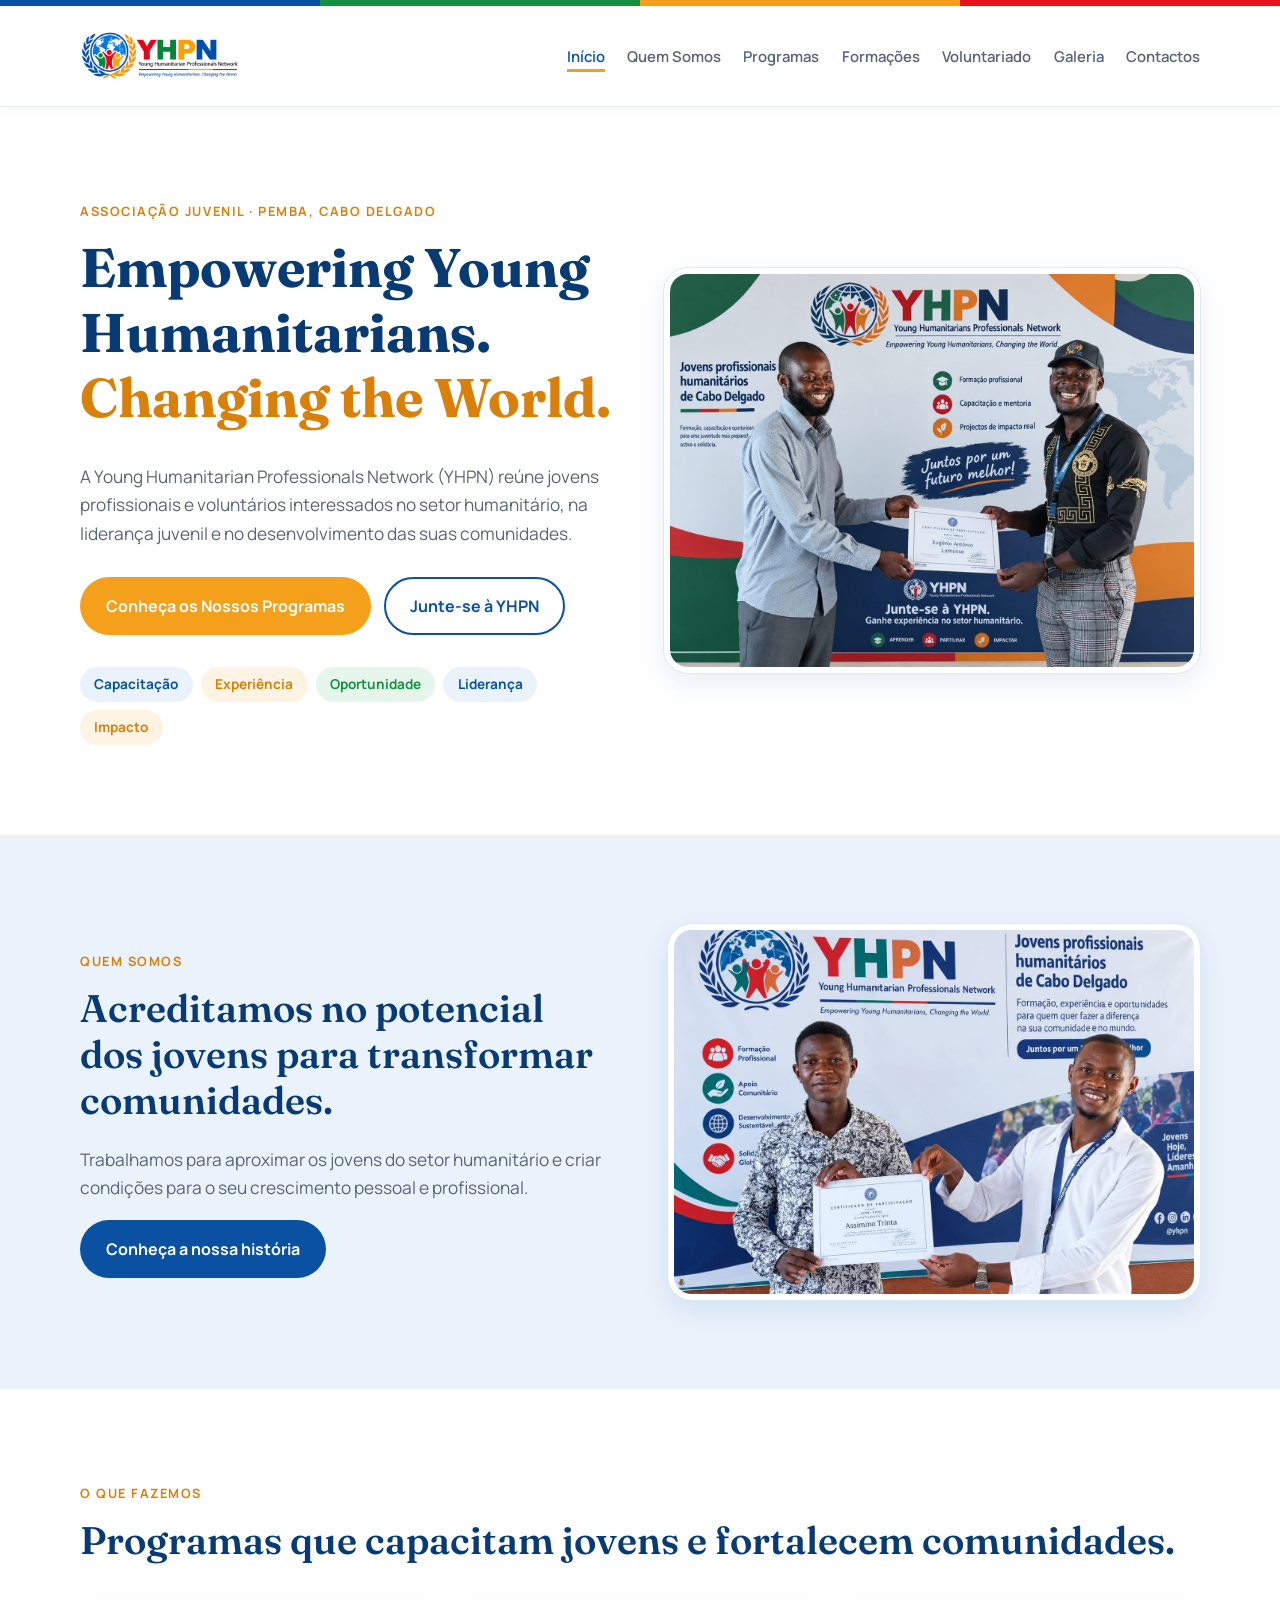
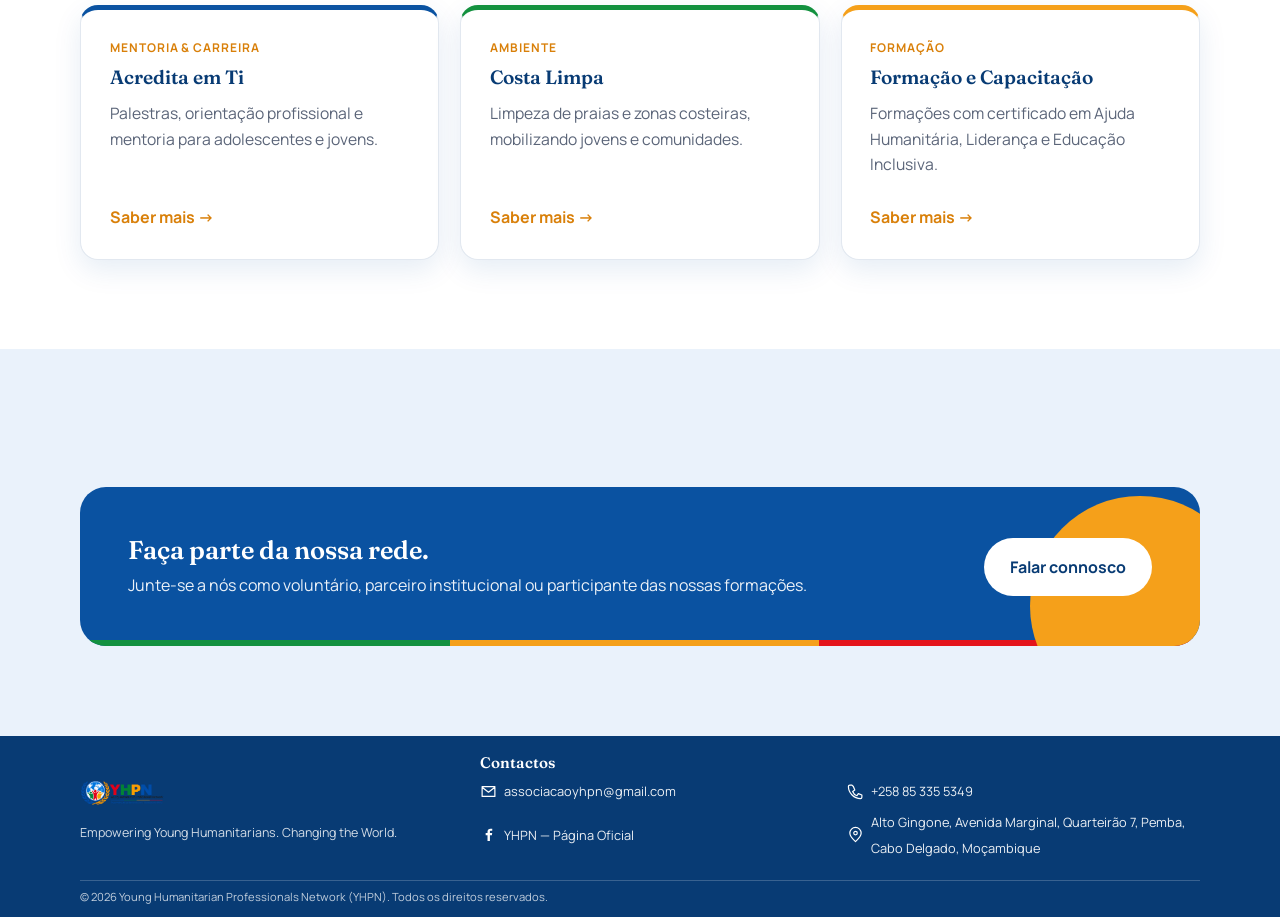
<file: index.html>
<!DOCTYPE html>
<html lang="pt-PT">
<head>
<meta charset="UTF-8">
<meta name="viewport" content="width=device-width, initial-scale=1.0, viewport-fit=cover">
<title>YHPN — Young Humanitarian Professionals Network | Pemba, Moçambique</title>
<meta name="description" content="Associação juvenil em Pemba, Cabo Delgado, que capacita jovens para o setor humanitário através de formação, voluntariado, mentoria e liderança.">
<link rel="preconnect" href="https://fonts.googleapis.com">
<link rel="preconnect" href="https://fonts.gstatic.com" crossorigin>
<link href="https://fonts.googleapis.com/css2?family=Fraunces:opsz,wght@9..144,600;9..144,700&family=Manrope:wght@400;500;600;700&display=swap" rel="stylesheet">
<link rel="stylesheet" href="css/styles.css">
</head>
<body>
<div class="stripe" aria-hidden="true"><span></span><span></span><span></span><span></span></div>
<header>
  <div class="container nav">
    <a href="index.html" class="brand" aria-label="YHPN — início"><img src="img/logo-yhpn.png" alt="YHPN — Young Humanitarian Professionals Network"></a>
    <button class="menu-toggle" aria-expanded="false" aria-controls="menu">Menu</button>
    <ul class="menu" id="menu">
      <li><a href="index.html" aria-current="page">Início</a></li>
      <li><a href="sobre.html">Quem Somos</a></li>
      <li><a href="programas.html">Programas</a></li>
      <li><a href="formacoes.html">Formações</a></li>
      <li><a href="voluntariado.html">Voluntariado</a></li>
      <li><a href="galeria.html">Galeria</a></li>
      <li><a href="contactos.html">Contactos</a></li>
    </ul>
  </div>
</header>
<main>

<section class="hero">
  <div class="container hero-grid">
    <div class="reveal">
      <span class="eyebrow">Associação Juvenil · Pemba, Cabo Delgado</span>
      <h1>Empowering Young Humanitarians. <span>Changing the World.</span></h1>
      <p class="lead">A Young Humanitarian Professionals Network (YHPN) reúne jovens profissionais e voluntários interessados no setor humanitário, na liderança juvenil e no desenvolvimento das suas comunidades.</p>
      <div class="hero-actions">
        <a href="programas.html" class="btn btn-orange">Conheça os Nossos Programas</a>
        <a href="voluntariado.html" class="btn btn-outline">Junte-se à YHPN</a>
      </div>
      <div class="pillars">
        <span class="pill">Capacitação</span>
        <span class="pill">Experiência</span>
        <span class="pill">Oportunidade</span>
        <span class="pill">Liderança</span>
        <span class="pill">Impacto</span>
      </div>
    </div>
    <div class="photo-frame reveal">
      <img src="img/banner-inicial.jpg" alt="Jovens profissionais humanitários de Cabo Delgado com o banner oficial da YHPN">
    </div>
  </div>
</section>

<section class="alt">
  <div class="container">
    <div class="split">
      <div class="reveal">
        <span class="eyebrow">Quem Somos</span>
        <h2>Acreditamos no potencial dos jovens para transformar comunidades.</h2>
        <p class="lead">Trabalhamos para aproximar os jovens do setor humanitário e criar condições para o seu crescimento pessoal e profissional.</p>
        <a href="sobre.html" class="btn btn-blue">Conheça a nossa história</a>
      </div>
      <div class="photo-frame reveal">
        <img src="img/acreditamos-banner.jpg" alt="Jovens da YHPN com o banner Jovens Hoje, Líderes Amanhã">
      </div>
    </div>
  </div>
</section>

<section>
  <div class="container">
    <span class="eyebrow reveal">O Que Fazemos</span>
    <h2 class="reveal">Programas que capacitam jovens e fortalecem comunidades.</h2>
    <div class="grid grid-3">
      <a href="programas.html#acredita" class="card blue-top reveal">
        <span class="tag">Mentoria &amp; Carreira</span>
        <h3 style="margin-top:.5rem">Acredita em Ti</h3>
        <p>Palestras, orientação profissional e mentoria para adolescentes e jovens.</p>
        <span class="more">Saber mais →</span>
      </a>
      <a href="programas.html#costa-limpa" class="card green-top reveal">
        <span class="tag">Ambiente</span>
        <h3 style="margin-top:.5rem">Costa Limpa</h3>
        <p>Limpeza de praias e zonas costeiras, mobilizando jovens e comunidades.</p>
        <span class="more">Saber mais →</span>
      </a>
      <a href="programas.html#formacao-online" class="card orange-top reveal">
        <span class="tag">Formação</span>
        <h3 style="margin-top:.5rem">Formação e Capacitação</h3>
        <p>Formações com certificado em Ajuda Humanitária, Liderança e Educação Inclusiva.</p>
        <span class="more">Saber mais →</span>
      </a>
    </div>
  </div>
</section>

<section class="alt">
  <div class="container">
    <div class="cta-band reveal">
      <div>
        <h3>Faça parte da nossa rede.</h3>
        <p>Junte-se a nós como voluntário, parceiro institucional ou participante das nossas formações.</p>
      </div>
      <a href="contactos.html" class="btn btn-white">Falar connosco</a>
    </div>
  </div>
</section>
</main>
<footer>
  <div class="container foot">
    <div>
      <span class="flogo"><img src="img/logo-yhpn.png" alt="YHPN"></span>
      <p>Empowering Young Humanitarians. Changing the World.</p>
    </div>
    <section class="footer-contacts" aria-labelledby="footer-contact-title">
      <h3 id="footer-contact-title">Contactos</h3>
      <ul>
        <li><svg viewBox="0 0 24 24" aria-hidden="true"><path d="M3 5h18v14H3zM3 6l9 7 9-7"/></svg><div><a href="mailto:associacaoyhpn@gmail.com">associacaoyhpn@gmail.com</a></div></li>
        <li><svg viewBox="0 0 24 24" aria-hidden="true"><path d="M7 3H4c-1 0-2 1-2 2 0 9 8 17 17 17 1 0 2-1 2-2v-3l-5-2-2 3c-3-1-5-3-6-6l3-2-2-5Z"/></svg><div><a href="tel:+258853355349">+258 85 335 5349</a></div></li>
        <li><svg class="footer-facebook-icon" viewBox="0 0 24 24" aria-hidden="true"><path d="M14 21v-8h2.8l.4-3H14V8.1c0-.9.3-1.5 1.6-1.5h1.7V4a22 22 0 0 0-2.5-.1c-2.5 0-4.2 1.5-4.2 4.3V10H8v3h2.6v8z"/></svg><div><a href="https://www.facebook.com/profile.php?id=61594393013925" target="_blank" rel="noopener noreferrer">YHPN — Página Oficial</a></div></li>
        <li><svg viewBox="0 0 24 24" aria-hidden="true"><path d="M20 10c0 5-8 12-8 12S4 15 4 10a8 8 0 1 1 16 0Z"/><circle cx="12" cy="10" r="2.5"/></svg><div><a href="https://www.google.com/maps/dir/?api=1&amp;destination=Bairro+de+Alto+Gingone%2C+Avenida+Marginal%2C+Quarteir%C3%A3o+7%2C+Pemba%2C+Cabo+Delgado%2C+Mo%C3%A7ambique" target="_blank" rel="noopener noreferrer">Alto Gingone, Avenida Marginal, Quarteirão 7, Pemba, Cabo Delgado, Moçambique</a></div></li>
      </ul>
    </section>
    <div class="container copy" style="width:100%">© 2026 Young Humanitarian Professionals Network (YHPN). Todos os direitos reservados.</div>
  </div>
</footer>
<script src="js/main.js"></script>
</body>
</html>
</file>
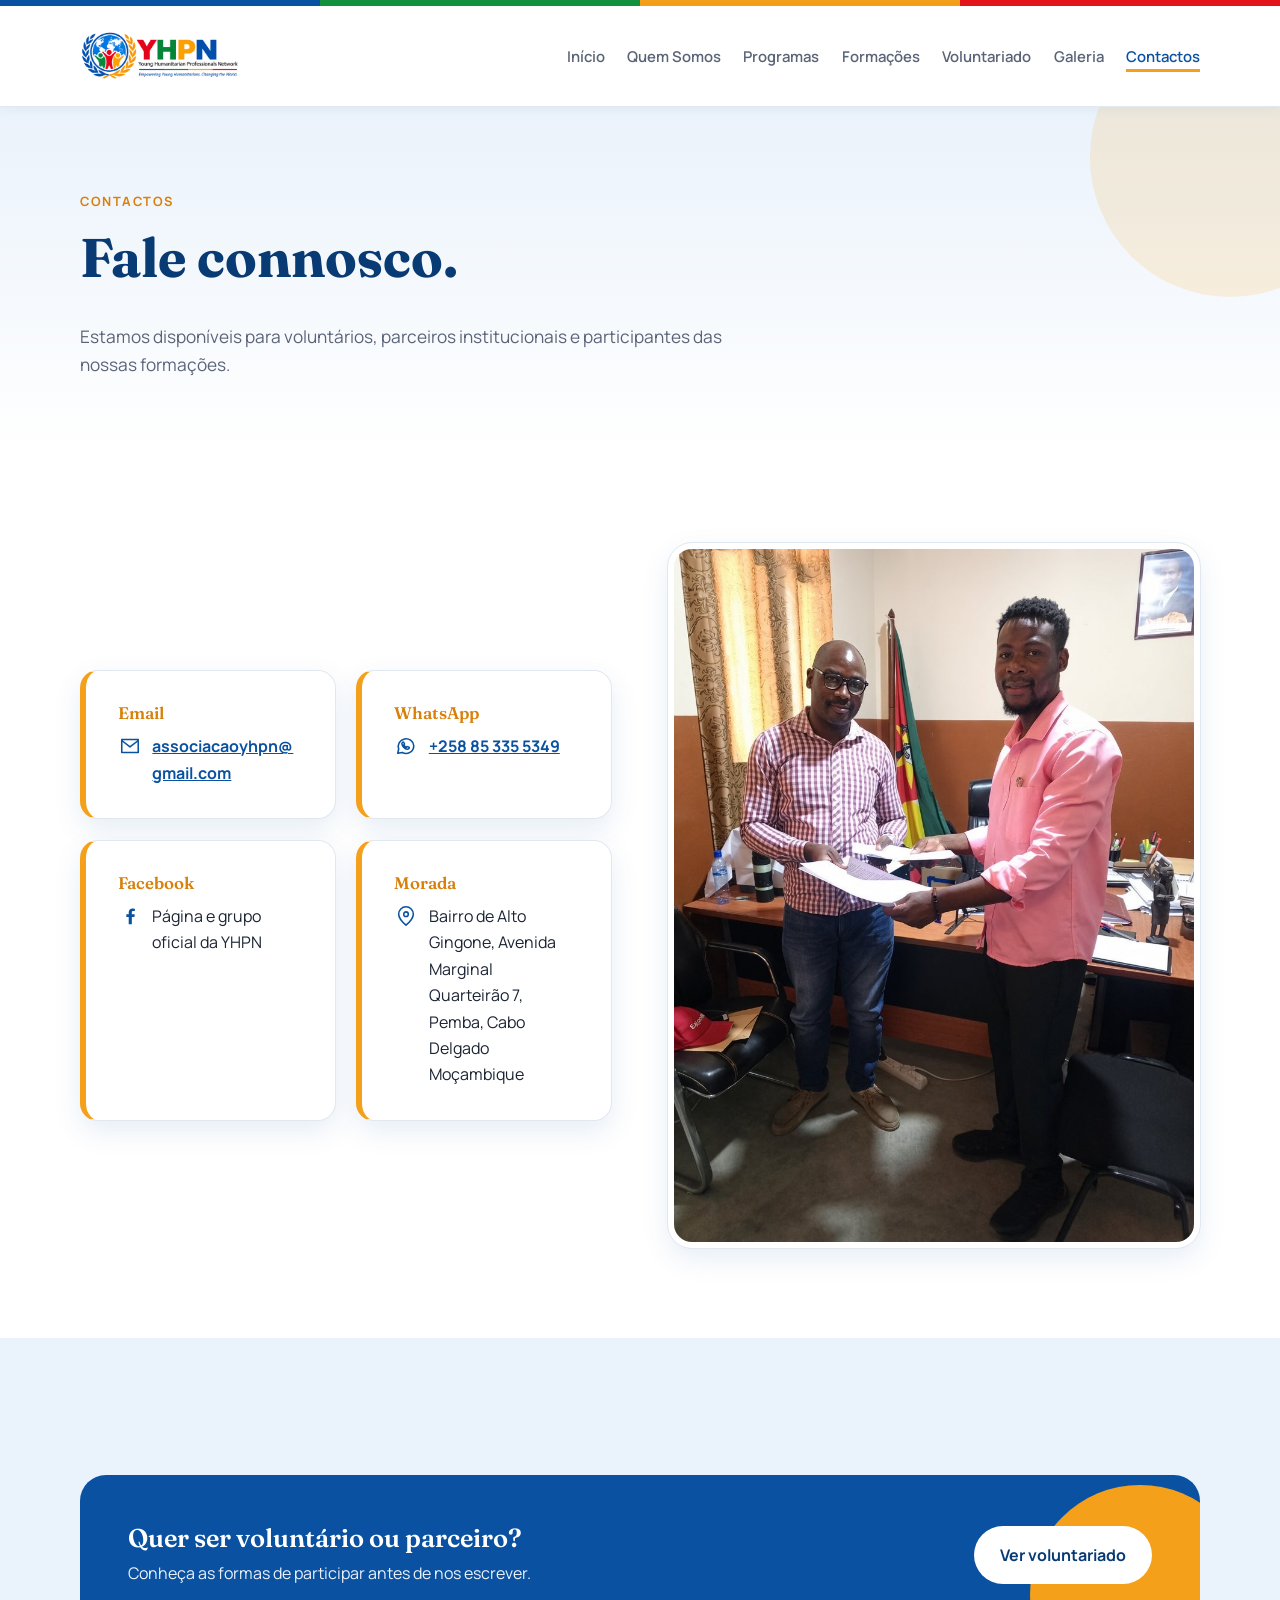
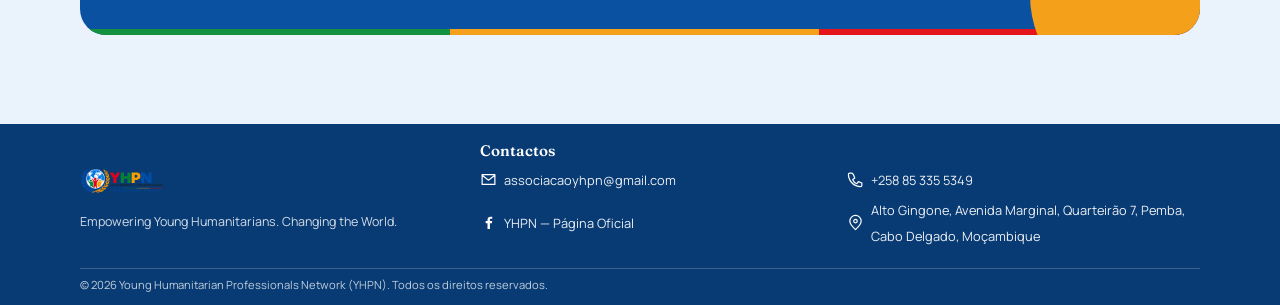
<file: contactos.html>
<!DOCTYPE html>
<html lang="pt-PT">
<head>
<meta charset="UTF-8">
<meta name="viewport" content="width=device-width, initial-scale=1.0, viewport-fit=cover">
<title>Contactos — YHPN</title>
<meta name="description" content="Contacte a YHPN em Pemba, Cabo Delgado, Moçambique.">
<link rel="preconnect" href="https://fonts.googleapis.com">
<link rel="preconnect" href="https://fonts.gstatic.com" crossorigin>
<link href="https://fonts.googleapis.com/css2?family=Fraunces:opsz,wght@9..144,600;9..144,700&family=Manrope:wght@400;500;600;700&display=swap" rel="stylesheet">
<link rel="stylesheet" href="css/styles.css">
</head>
<body>
<div class="stripe" aria-hidden="true"><span></span><span></span><span></span><span></span></div>
<header>
  <div class="container nav">
    <a href="index.html" class="brand" aria-label="YHPN — início"><img src="img/logo-yhpn.png" alt="YHPN — Young Humanitarian Professionals Network"></a>
    <button class="menu-toggle" aria-expanded="false" aria-controls="menu">Menu</button>
    <ul class="menu" id="menu">
      <li><a href="index.html">Início</a></li>
      <li><a href="sobre.html">Quem Somos</a></li>
      <li><a href="programas.html">Programas</a></li>
      <li><a href="formacoes.html">Formações</a></li>
      <li><a href="voluntariado.html">Voluntariado</a></li>
      <li><a href="galeria.html">Galeria</a></li>
      <li><a href="contactos.html" aria-current="page">Contactos</a></li>
    </ul>
  </div>
</header>
<main>

<div class="page-hero">
  <div class="container">
    <span class="eyebrow">Contactos</span>
    <h1>Fale connosco.</h1>
    <p class="lead">Estamos disponíveis para voluntários, parceiros institucionais e participantes das nossas formações.</p>
  </div>
</div>

<section>
  <div class="container split">
    <div class="grid grid-2" style="margin-top:0">
      <div class="contact-card reveal">
        <h3>Email</h3>
        <p class="contact-line">
          <a class="contact-icon" href="mailto:associacaoyhpn@gmail.com?subject=Contacto%20YHPN" aria-label="Enviar email" title="Enviar email"><svg viewBox="0 0 24 24" aria-hidden="true"><path d="M3 5h18v14H3zM3 6l9 7 9-7"/></svg></a>
          <a href="mailto:associacaoyhpn@gmail.com">associacaoyhpn@gmail.com</a>
        </p>
      </div>
      <div class="contact-card reveal">
        <h3>WhatsApp</h3>
        <p class="contact-line">
          <a class="contact-icon" href="https://wa.me/258853355349" target="_blank" rel="noopener noreferrer" aria-label="Conversar no WhatsApp" title="Conversar no WhatsApp"><svg viewBox="0 0 24 24" aria-hidden="true"><path d="M20.5 11.7a8.5 8.5 0 0 1-12.6 7.4L3 20l1-4.7a8.5 8.5 0 1 1 16.5-3.6Z"/><path d="M8.3 8.1c.4-.6.8-.5 1.1-.1l.9 1.4c.2.3.1.6-.2.9l-.5.5c.6 1.2 1.5 2.1 2.8 2.7l.5-.6c.2-.3.5-.3.8-.2l1.5.7c.4.2.5.6.3 1-.4.8-1.1 1.2-2 1.1-2.7-.3-5.8-3.2-6-5.9-.1-.6.2-1.2.8-1.5Z"/></svg></a>
          <a href="tel:+258853355349">+258 85 335 5349</a>
        </p>
      </div>
      <div class="contact-card reveal">
        <h3>Facebook</h3>
        <p class="contact-line">
          <a class="contact-icon facebook-icon" href="https://www.facebook.com/profile.php?id=61594393013925" target="_blank" rel="noopener noreferrer" aria-label="Visitar a YHPN no Facebook" title="Visitar no Facebook"><svg viewBox="0 0 24 24" aria-hidden="true"><path d="M14 21v-8h2.8l.4-3H14V8.1c0-.9.3-1.5 1.6-1.5h1.7V4a22 22 0 0 0-2.5-.1c-2.5 0-4.2 1.5-4.2 4.3V10H8v3h2.6v8z"/></svg></a>
          <span>Página e grupo oficial da YHPN</span>
        </p>
      </div>
      <div class="contact-card reveal">
        <h3>Morada</h3>
        <p class="contact-line">
          <a class="contact-icon" href="https://www.google.com/maps/dir/?api=1&amp;destination=Bairro+de+Alto+Gingone%2C+Avenida+Marginal%2C+Quarteir%C3%A3o+7%2C+Pemba%2C+Cabo+Delgado%2C+Mo%C3%A7ambique" target="_blank" rel="noopener noreferrer" aria-label="Ver localização no mapa" title="Ver localização"><svg viewBox="0 0 24 24" aria-hidden="true"><path d="M20 10c0 5-8 12-8 12S4 15 4 10a8 8 0 1 1 16 0Z"/><circle cx="12" cy="10" r="2.5"/></svg></a>
          <span>Bairro de Alto Gingone, Avenida Marginal<br>Quarteirão 7, Pemba, Cabo Delgado<br>Moçambique</span>
        </p>
      </div>
    </div>
    <div class="photo-frame reveal">
      <img src="img/parceria-assinatura.jpg" alt="Assinatura de parceria institucional da YHPN" style="object-position:center 30%">
    </div>
  </div>
</section>

<section class="alt">
  <div class="container">
    <div class="cta-band reveal">
      <div>
        <h3>Quer ser voluntário ou parceiro?</h3>
        <p>Conheça as formas de participar antes de nos escrever.</p>
      </div>
      <a href="voluntariado.html" class="btn btn-white">Ver voluntariado</a>
    </div>
  </div>
</section>
</main>
<footer>
  <div class="container foot">
    <div>
      <span class="flogo"><img src="img/logo-yhpn.png" alt="YHPN"></span>
      <p>Empowering Young Humanitarians. Changing the World.</p>
    </div>
    <section class="footer-contacts" aria-labelledby="footer-contact-title">
      <h3 id="footer-contact-title">Contactos</h3>
      <ul>
        <li><svg viewBox="0 0 24 24" aria-hidden="true"><path d="M3 5h18v14H3zM3 6l9 7 9-7"/></svg><div><a href="mailto:associacaoyhpn@gmail.com">associacaoyhpn@gmail.com</a></div></li>
        <li><svg viewBox="0 0 24 24" aria-hidden="true"><path d="M7 3H4c-1 0-2 1-2 2 0 9 8 17 17 17 1 0 2-1 2-2v-3l-5-2-2 3c-3-1-5-3-6-6l3-2-2-5Z"/></svg><div><a href="tel:+258853355349">+258 85 335 5349</a></div></li>
        <li><svg class="footer-facebook-icon" viewBox="0 0 24 24" aria-hidden="true"><path d="M14 21v-8h2.8l.4-3H14V8.1c0-.9.3-1.5 1.6-1.5h1.7V4a22 22 0 0 0-2.5-.1c-2.5 0-4.2 1.5-4.2 4.3V10H8v3h2.6v8z"/></svg><div><a href="https://www.facebook.com/profile.php?id=61594393013925" target="_blank" rel="noopener noreferrer">YHPN — Página Oficial</a></div></li>
        <li><svg viewBox="0 0 24 24" aria-hidden="true"><path d="M20 10c0 5-8 12-8 12S4 15 4 10a8 8 0 1 1 16 0Z"/><circle cx="12" cy="10" r="2.5"/></svg><div><a href="https://www.google.com/maps/dir/?api=1&amp;destination=Bairro+de+Alto+Gingone%2C+Avenida+Marginal%2C+Quarteir%C3%A3o+7%2C+Pemba%2C+Cabo+Delgado%2C+Mo%C3%A7ambique" target="_blank" rel="noopener noreferrer">Alto Gingone, Avenida Marginal, Quarteirão 7, Pemba, Cabo Delgado, Moçambique</a></div></li>
      </ul>
    </section>
    <div class="container copy" style="width:100%">© 2026 Young Humanitarian Professionals Network (YHPN). Todos os direitos reservados.</div>
  </div>
</footer>
<script src="js/main.js"></script>
</body>
</html>
</file>
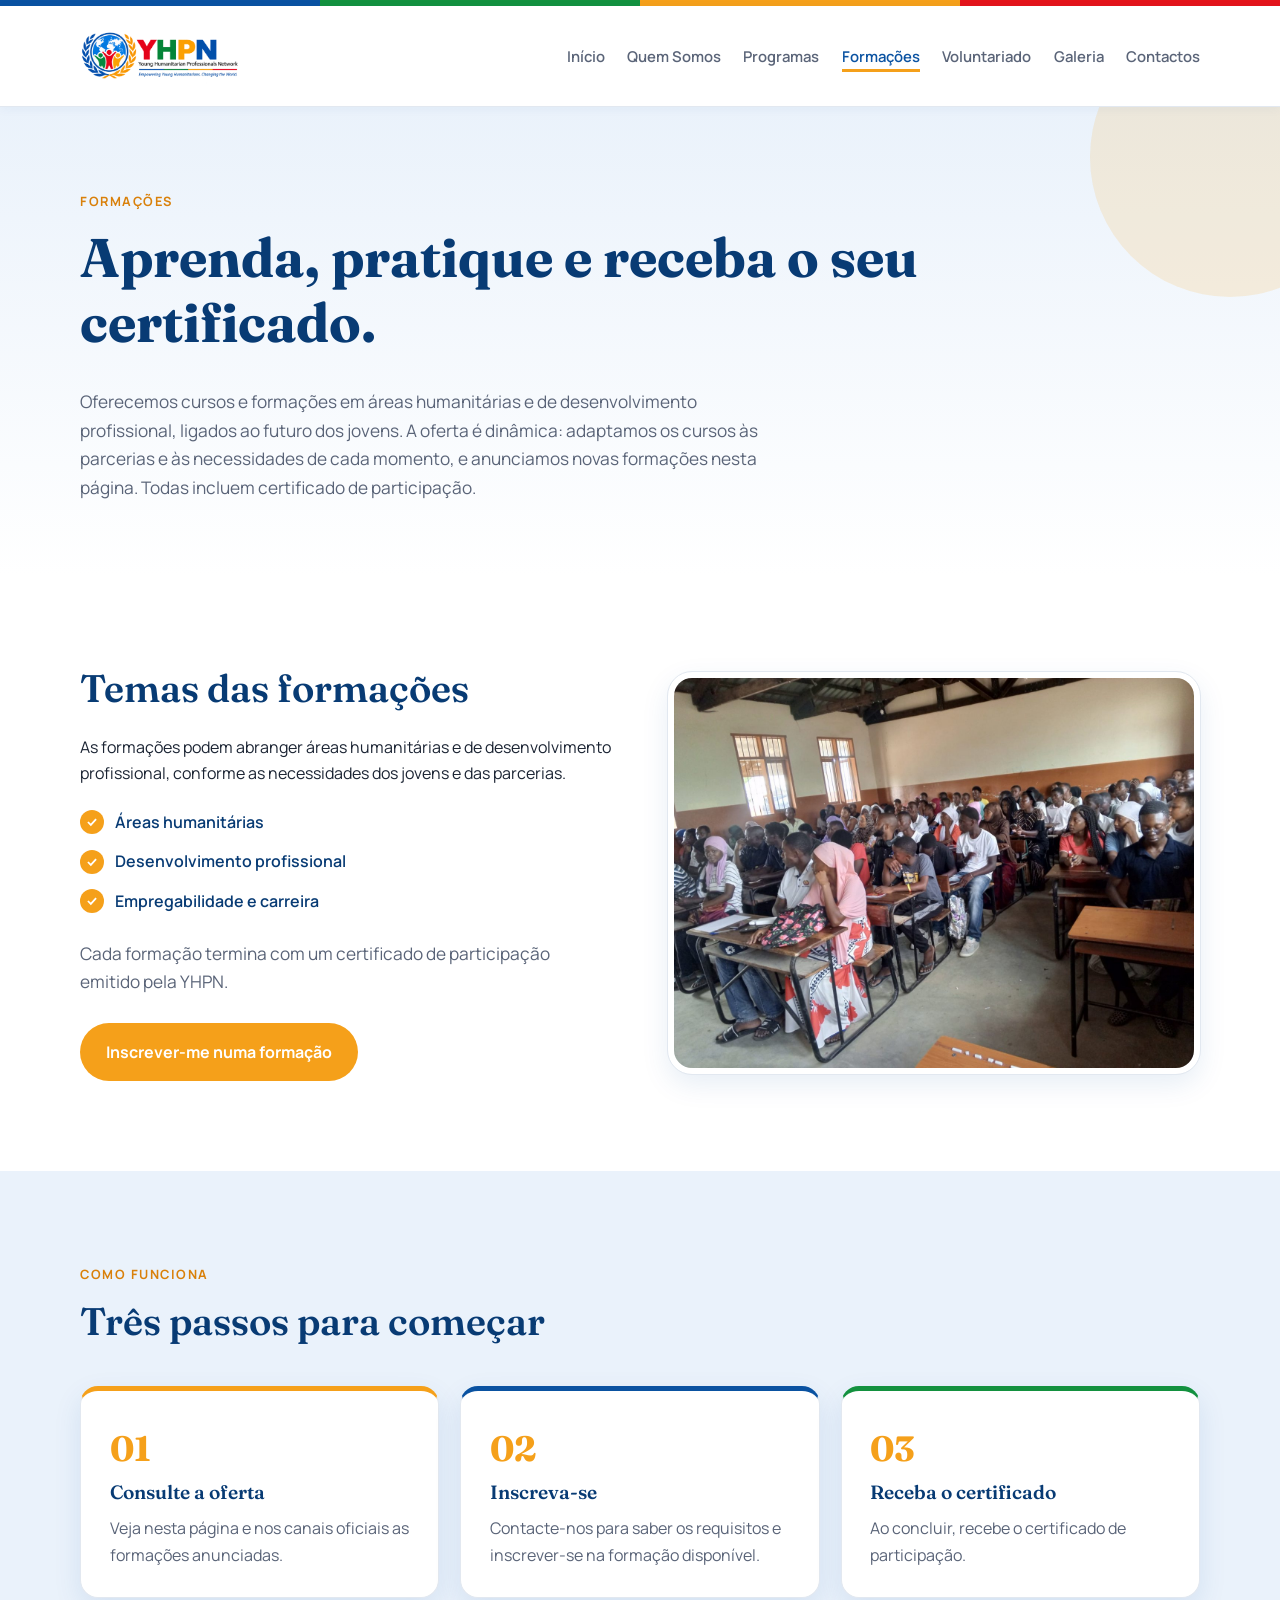
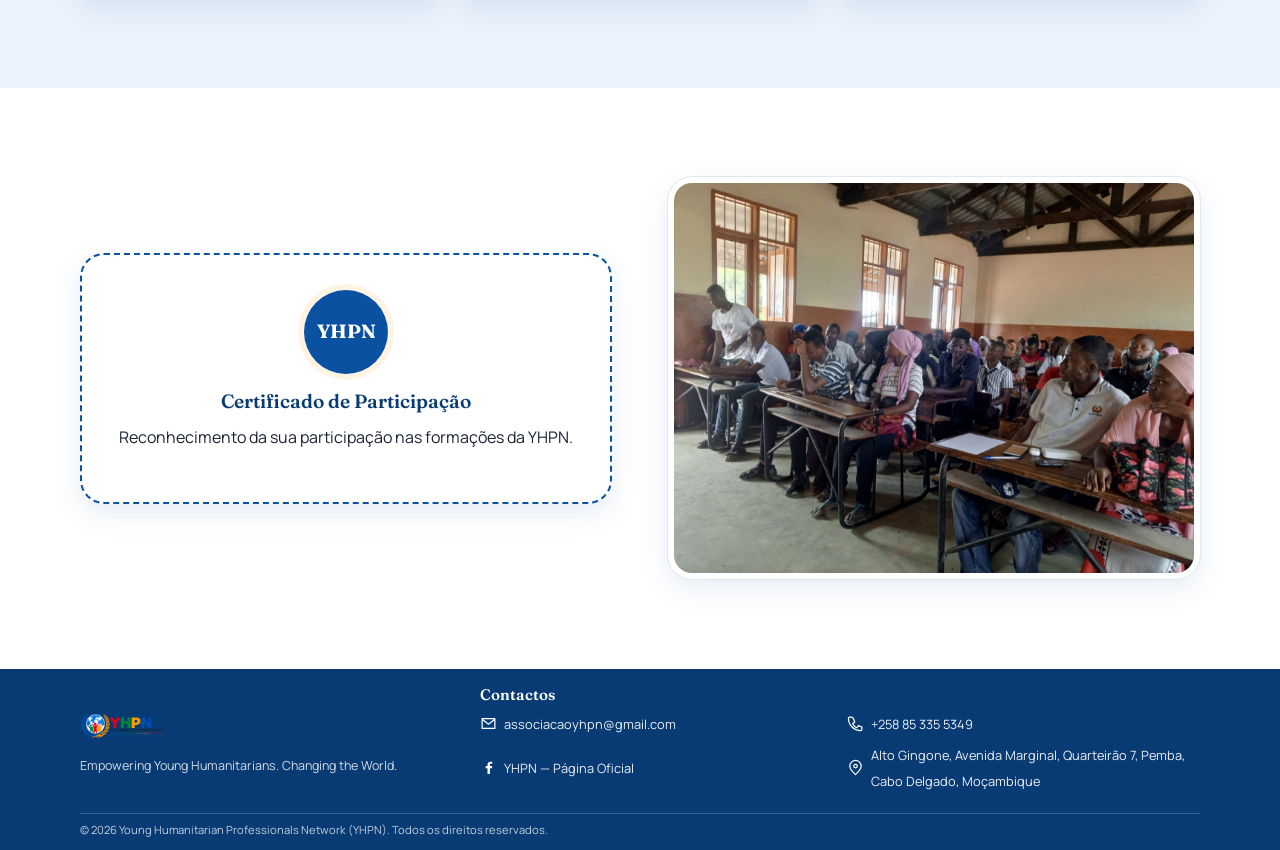
<file: formacoes.html>
<!DOCTYPE html>
<html lang="pt-PT">
<head>
<meta charset="UTF-8">
<meta name="viewport" content="width=device-width, initial-scale=1.0, viewport-fit=cover">
<title>Formações — YHPN</title>
<meta name="description" content="Formações da YHPN com certificado de participação em Ajuda Humanitária, Liderança e Educação Inclusiva.">
<link rel="preconnect" href="https://fonts.googleapis.com">
<link rel="preconnect" href="https://fonts.gstatic.com" crossorigin>
<link href="https://fonts.googleapis.com/css2?family=Fraunces:opsz,wght@9..144,600;9..144,700&family=Manrope:wght@400;500;600;700&display=swap" rel="stylesheet">
<link rel="stylesheet" href="css/styles.css">
</head>
<body>
<div class="stripe" aria-hidden="true"><span></span><span></span><span></span><span></span></div>
<header>
  <div class="container nav">
    <a href="index.html" class="brand" aria-label="YHPN — início"><img src="img/logo-yhpn.png" alt="YHPN — Young Humanitarian Professionals Network"></a>
    <button class="menu-toggle" aria-expanded="false" aria-controls="menu">Menu</button>
    <ul class="menu" id="menu">
      <li><a href="index.html">Início</a></li>
      <li><a href="sobre.html">Quem Somos</a></li>
      <li><a href="programas.html">Programas</a></li>
      <li><a href="formacoes.html" aria-current="page">Formações</a></li>
      <li><a href="voluntariado.html">Voluntariado</a></li>
      <li><a href="galeria.html">Galeria</a></li>
      <li><a href="contactos.html">Contactos</a></li>
    </ul>
  </div>
</header>
<main>

<div class="page-hero">
  <div class="container">
    <span class="eyebrow">Formações</span>
    <h1>Aprenda, pratique e receba o seu certificado.</h1>
      <p class="lead">Oferecemos cursos e formações em áreas humanitárias e de desenvolvimento profissional, ligados ao futuro dos jovens. A oferta é dinâmica: adaptamos os cursos às parcerias e às necessidades de cada momento, e anunciamos novas formações nesta página. Todas incluem certificado de participação.</p>
  </div>
</div>

<section>
  <div class="container split">
    <div class="reveal">
      <h2>Temas das formações</h2>
      <p>As formações podem abranger áreas humanitárias e de desenvolvimento profissional, conforme as necessidades dos jovens e das parcerias.</p>
      <ul class="checks">
        <li>Áreas humanitárias</li>
        <li>Desenvolvimento profissional</li>
        <li>Empregabilidade e carreira</li>
      </ul>
      <p class="lead" style="margin-top:1.6rem">Cada formação termina com um certificado de participação emitido pela YHPN.</p>
      <a href="contactos.html" class="btn btn-orange" style="margin-top:.6rem">Inscrever-me numa formação</a>
    </div>
    <div class="photo-frame reveal">
      <img src="img/formacao-sala.jpg" alt="Estudantes numa formação da YHPN">
    </div>
  </div>
</section>

<section class="alt">
  <div class="container">
    <span class="eyebrow reveal">Como funciona</span>
    <h2 class="reveal">Três passos para começar</h2>
    <div class="grid grid-3">
      <div class="step reveal"><span class="num">01</span><h3>Consulte a oferta</h3><p>Veja nesta página e nos canais oficiais as formações anunciadas.</p></div>
      <div class="step reveal"><span class="num">02</span><h3>Inscreva-se</h3><p>Contacte-nos para saber os requisitos e inscrever-se na formação disponível.</p></div>
      <div class="step reveal"><span class="num">03</span><h3>Receba o certificado</h3><p>Ao concluir, recebe o certificado de participação.</p></div>
    </div>
  </div>
</section>

<section>
  <div class="container split">
    <div class="cert reveal" aria-label="Certificado de participação">
      <div class="seal">YHPN</div>
      <h3>Certificado de Participação</h3>
      <p>Reconhecimento da sua participação nas formações da YHPN.</p>
    </div>
    <div class="photo-frame reveal">
      <img src="img/jovens-palestra.jpg" alt="Jovens a assistir a uma formação da YHPN">
    </div>
  </div>
</section>
</main>
<footer>
  <div class="container foot">
    <div>
      <span class="flogo"><img src="img/logo-yhpn.png" alt="YHPN"></span>
      <p>Empowering Young Humanitarians. Changing the World.</p>
    </div>
    <section class="footer-contacts" aria-labelledby="footer-contact-title">
      <h3 id="footer-contact-title">Contactos</h3>
      <ul>
        <li><svg viewBox="0 0 24 24" aria-hidden="true"><path d="M3 5h18v14H3zM3 6l9 7 9-7"/></svg><div><a href="mailto:associacaoyhpn@gmail.com">associacaoyhpn@gmail.com</a></div></li>
        <li><svg viewBox="0 0 24 24" aria-hidden="true"><path d="M7 3H4c-1 0-2 1-2 2 0 9 8 17 17 17 1 0 2-1 2-2v-3l-5-2-2 3c-3-1-5-3-6-6l3-2-2-5Z"/></svg><div><a href="tel:+258853355349">+258 85 335 5349</a></div></li>
        <li><svg class="footer-facebook-icon" viewBox="0 0 24 24" aria-hidden="true"><path d="M14 21v-8h2.8l.4-3H14V8.1c0-.9.3-1.5 1.6-1.5h1.7V4a22 22 0 0 0-2.5-.1c-2.5 0-4.2 1.5-4.2 4.3V10H8v3h2.6v8z"/></svg><div><a href="https://www.facebook.com/profile.php?id=61594393013925" target="_blank" rel="noopener noreferrer">YHPN — Página Oficial</a></div></li>
        <li><svg viewBox="0 0 24 24" aria-hidden="true"><path d="M20 10c0 5-8 12-8 12S4 15 4 10a8 8 0 1 1 16 0Z"/><circle cx="12" cy="10" r="2.5"/></svg><div><a href="https://www.google.com/maps/dir/?api=1&amp;destination=Bairro+de+Alto+Gingone%2C+Avenida+Marginal%2C+Quarteir%C3%A3o+7%2C+Pemba%2C+Cabo+Delgado%2C+Mo%C3%A7ambique" target="_blank" rel="noopener noreferrer">Alto Gingone, Avenida Marginal, Quarteirão 7, Pemba, Cabo Delgado, Moçambique</a></div></li>
      </ul>
    </section>
    <div class="container copy" style="width:100%">© 2026 Young Humanitarian Professionals Network (YHPN). Todos os direitos reservados.</div>
  </div>
</footer>
<script src="js/main.js"></script>
</body>
</html>
</file>
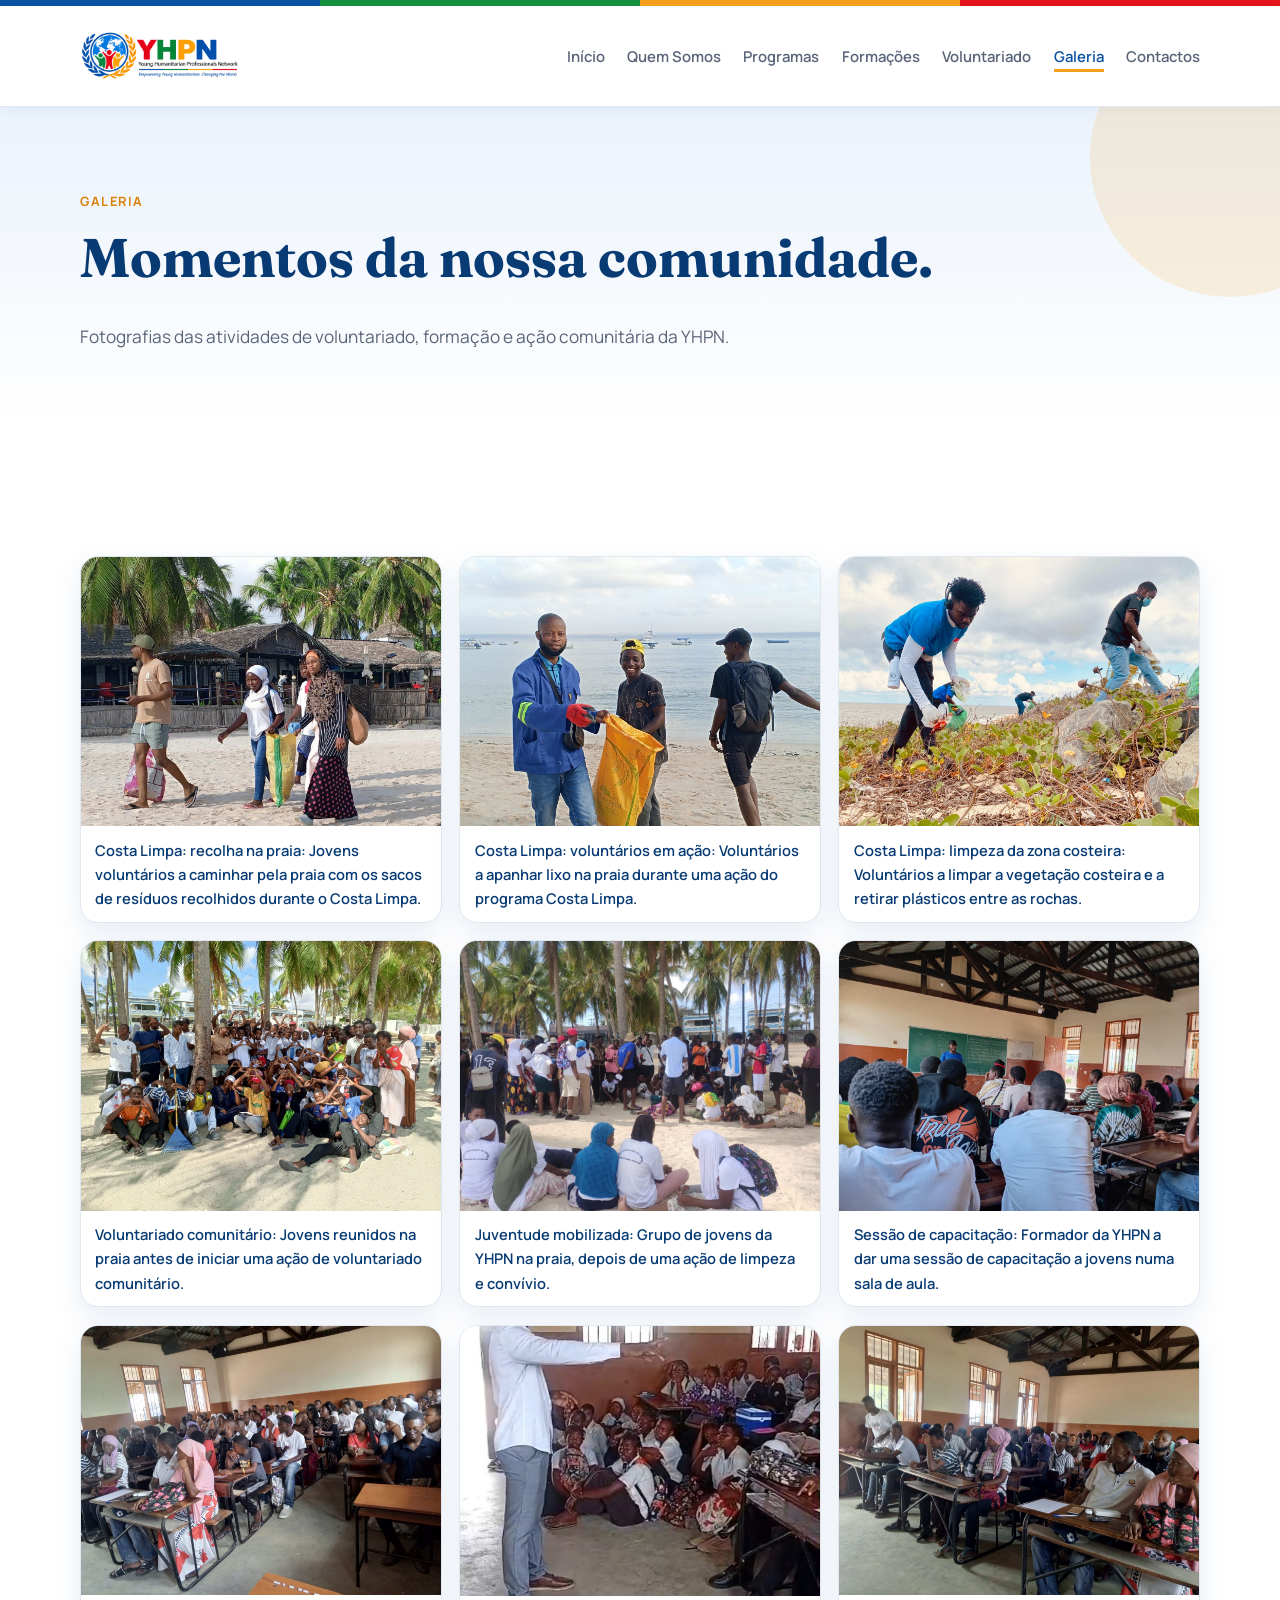
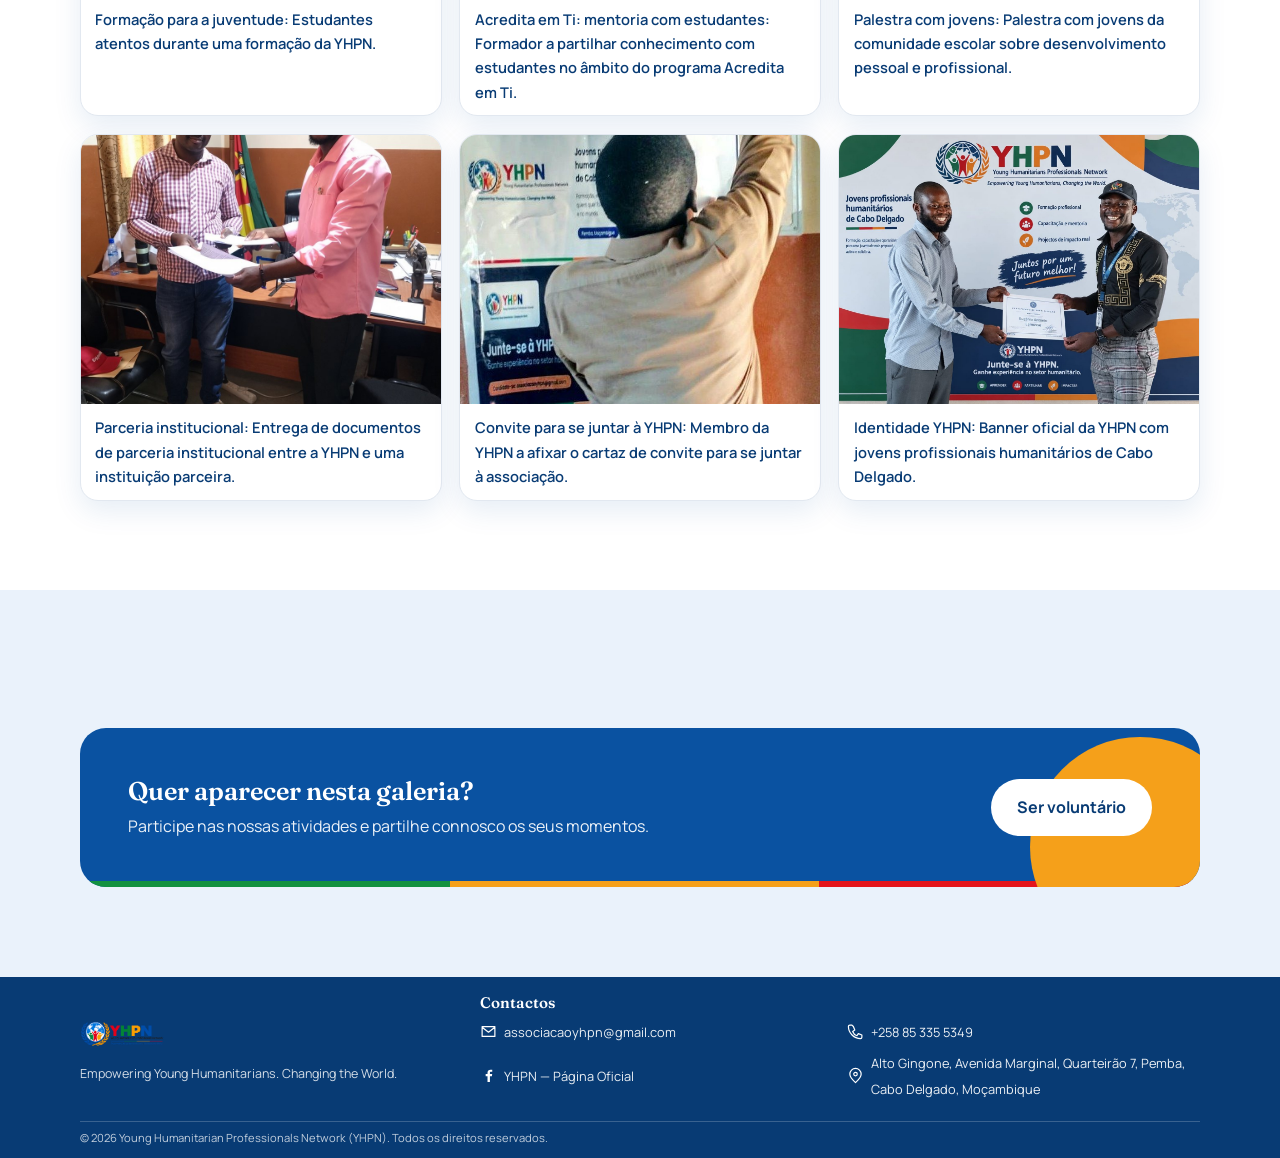
<file: galeria.html>
<!DOCTYPE html>
<html lang="pt-PT">
<head>
<meta charset="UTF-8">
<meta name="viewport" content="width=device-width, initial-scale=1.0, viewport-fit=cover">
<title>Galeria — YHPN</title>
<meta name="description" content="Galeria de atividades da YHPN: voluntariado comunitário, formações e ações Costa Limpa em Pemba.">
<link rel="preconnect" href="https://fonts.googleapis.com">
<link rel="preconnect" href="https://fonts.gstatic.com" crossorigin>
<link href="https://fonts.googleapis.com/css2?family=Fraunces:opsz,wght@9..144,600;9..144,700&family=Manrope:wght@400;500;600;700&display=swap" rel="stylesheet">
<link rel="stylesheet" href="css/styles.css">
</head>
<body>
<div class="stripe" aria-hidden="true"><span></span><span></span><span></span><span></span></div>
<header>
  <div class="container nav">
    <a href="index.html" class="brand" aria-label="YHPN — início"><img src="img/logo-yhpn.png" alt="YHPN — Young Humanitarian Professionals Network"></a>
    <button class="menu-toggle" aria-expanded="false" aria-controls="menu">Menu</button>
    <ul class="menu" id="menu">
      <li><a href="index.html">Início</a></li>
      <li><a href="sobre.html">Quem Somos</a></li>
      <li><a href="programas.html">Programas</a></li>
      <li><a href="formacoes.html">Formações</a></li>
      <li><a href="voluntariado.html">Voluntariado</a></li>
      <li><a href="galeria.html" aria-current="page">Galeria</a></li>
      <li><a href="contactos.html">Contactos</a></li>
    </ul>
  </div>
</header>
<main>

<div class="page-hero">
  <div class="container">
    <span class="eyebrow">Galeria</span>
    <h1>Momentos da nossa comunidade.</h1>
    <p class="lead">Fotografias das atividades de voluntariado, formação e ação comunitária da YHPN.</p>
  </div>
</div>

<section>
  <div class="container">
    <div class="gallery">
      <figure><img src="img/costa-limpa-1.jpg" alt="Jovens voluntários a caminhar pela praia com os sacos de resíduos recolhidos durante o Costa Limpa." loading="lazy"><figcaption>Costa Limpa: recolha na praia: Jovens voluntários a caminhar pela praia com os sacos de resíduos recolhidos durante o Costa Limpa.</figcaption></figure>
      <figure><img src="img/costa-limpa-2.jpg" alt="Voluntários a apanhar lixo na praia durante uma ação do programa Costa Limpa." loading="lazy"><figcaption>Costa Limpa: voluntários em ação: Voluntários a apanhar lixo na praia durante uma ação do programa Costa Limpa.</figcaption></figure>
      <figure><img src="img/costa-limpa-3.jpg" alt="Voluntários a limpar a vegetação costeira e a retirar plásticos entre as rochas." loading="lazy"><figcaption>Costa Limpa: limpeza da zona costeira: Voluntários a limpar a vegetação costeira e a retirar plásticos entre as rochas.</figcaption></figure>
      <figure><img src="img/voluntarios-grupo.jpg" alt="Jovens reunidos na praia antes de iniciar uma ação de voluntariado comunitário." loading="lazy"><figcaption>Voluntariado comunitário: Jovens reunidos na praia antes de iniciar uma ação de voluntariado comunitário.</figcaption></figure>
      <figure><img src="img/jovens-praia.jpg" alt="Grupo de jovens da YHPN na praia, depois de uma ação de limpeza e convívio." loading="lazy"><figcaption>Juventude mobilizada: Grupo de jovens da YHPN na praia, depois de uma ação de limpeza e convívio.</figcaption></figure>
      <figure><img src="img/capacitacao-sala.jpg" alt="Formador da YHPN a dar uma sessão de capacitação a jovens numa sala de aula." loading="lazy"><figcaption>Sessão de capacitação: Formador da YHPN a dar uma sessão de capacitação a jovens numa sala de aula.</figcaption></figure>
      <figure><img src="img/formacao-sala.jpg" alt="Estudantes atentos durante uma formação da YHPN." loading="lazy"><figcaption>Formação para a juventude: Estudantes atentos durante uma formação da YHPN.</figcaption></figure>
      <figure><img src="img/acredita-em-ti.jpg" alt="Formador a partilhar conhecimento com estudantes no âmbito do programa Acredita em Ti." loading="lazy"><figcaption>Acredita em Ti: mentoria com estudantes: Formador a partilhar conhecimento com estudantes no âmbito do programa Acredita em Ti.</figcaption></figure>
      <figure><img src="img/jovens-palestra.jpg" alt="Palestra com jovens da comunidade escolar sobre desenvolvimento pessoal e profissional." loading="lazy"><figcaption>Palestra com jovens: Palestra com jovens da comunidade escolar sobre desenvolvimento pessoal e profissional.</figcaption></figure>
      <figure><img src="img/parceria-assinatura.jpg" alt="Entrega de documentos de parceria institucional entre a YHPN e uma instituição parceira." loading="lazy"><figcaption>Parceria institucional: Entrega de documentos de parceria institucional entre a YHPN e uma instituição parceira.</figcaption></figure>
      <figure><img src="img/poster-junte-se.jpg" alt="Membro da YHPN a afixar o cartaz de convite para se juntar à associação." loading="lazy"><figcaption>Convite para se juntar à YHPN: Membro da YHPN a afixar o cartaz de convite para se juntar à associação.</figcaption></figure>
      <figure><img src="img/banner-inicial.jpg" alt="Banner oficial da YHPN com jovens profissionais humanitários de Cabo Delgado." loading="lazy"><figcaption>Identidade YHPN: Banner oficial da YHPN com jovens profissionais humanitários de Cabo Delgado.</figcaption></figure>
    </div>
  </div>
</section>

<section class="alt">
  <div class="container">
    <div class="cta-band reveal">
      <div>
        <h3>Quer aparecer nesta galeria?</h3>
        <p>Participe nas nossas atividades e partilhe connosco os seus momentos.</p>
      </div>
      <a href="voluntariado.html" class="btn btn-white">Ser voluntário</a>
    </div>
  </div>
</section>
</main>
<footer>
  <div class="container foot">
    <div>
      <span class="flogo"><img src="img/logo-yhpn.png" alt="YHPN"></span>
      <p>Empowering Young Humanitarians. Changing the World.</p>
    </div>
    <section class="footer-contacts" aria-labelledby="footer-contact-title">
      <h3 id="footer-contact-title">Contactos</h3>
      <ul>
        <li><svg viewBox="0 0 24 24" aria-hidden="true"><path d="M3 5h18v14H3zM3 6l9 7 9-7"/></svg><div><a href="mailto:associacaoyhpn@gmail.com">associacaoyhpn@gmail.com</a></div></li>
        <li><svg viewBox="0 0 24 24" aria-hidden="true"><path d="M7 3H4c-1 0-2 1-2 2 0 9 8 17 17 17 1 0 2-1 2-2v-3l-5-2-2 3c-3-1-5-3-6-6l3-2-2-5Z"/></svg><div><a href="tel:+258853355349">+258 85 335 5349</a></div></li>
        <li><svg class="footer-facebook-icon" viewBox="0 0 24 24" aria-hidden="true"><path d="M14 21v-8h2.8l.4-3H14V8.1c0-.9.3-1.5 1.6-1.5h1.7V4a22 22 0 0 0-2.5-.1c-2.5 0-4.2 1.5-4.2 4.3V10H8v3h2.6v8z"/></svg><div><a href="https://www.facebook.com/profile.php?id=61594393013925" target="_blank" rel="noopener noreferrer">YHPN — Página Oficial</a></div></li>
        <li><svg viewBox="0 0 24 24" aria-hidden="true"><path d="M20 10c0 5-8 12-8 12S4 15 4 10a8 8 0 1 1 16 0Z"/><circle cx="12" cy="10" r="2.5"/></svg><div><a href="https://www.google.com/maps/dir/?api=1&amp;destination=Bairro+de+Alto+Gingone%2C+Avenida+Marginal%2C+Quarteir%C3%A3o+7%2C+Pemba%2C+Cabo+Delgado%2C+Mo%C3%A7ambique" target="_blank" rel="noopener noreferrer">Alto Gingone, Avenida Marginal, Quarteirão 7, Pemba, Cabo Delgado, Moçambique</a></div></li>
      </ul>
    </section>
    <div class="container copy" style="width:100%">© 2026 Young Humanitarian Professionals Network (YHPN). Todos os direitos reservados.</div>
  </div>
</footer>
<script src="js/main.js"></script>
</body>
</html>
</file>
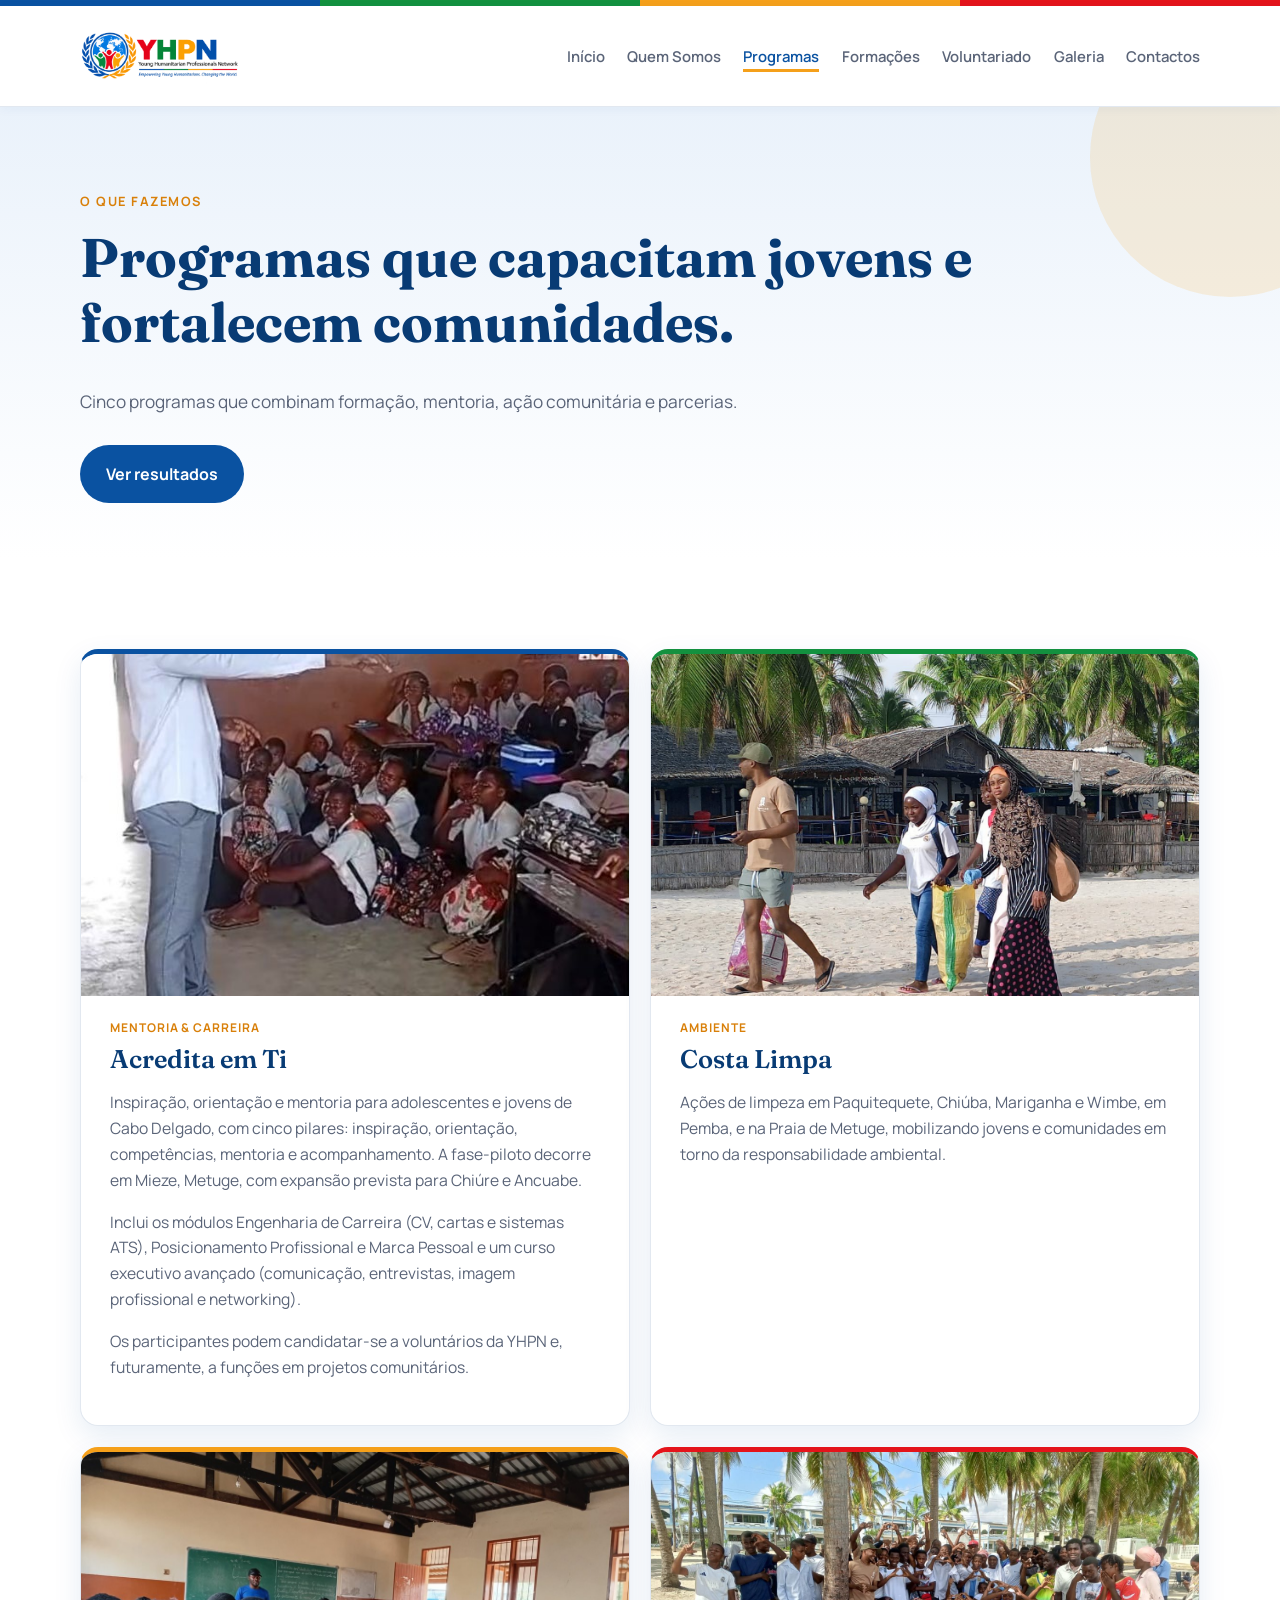
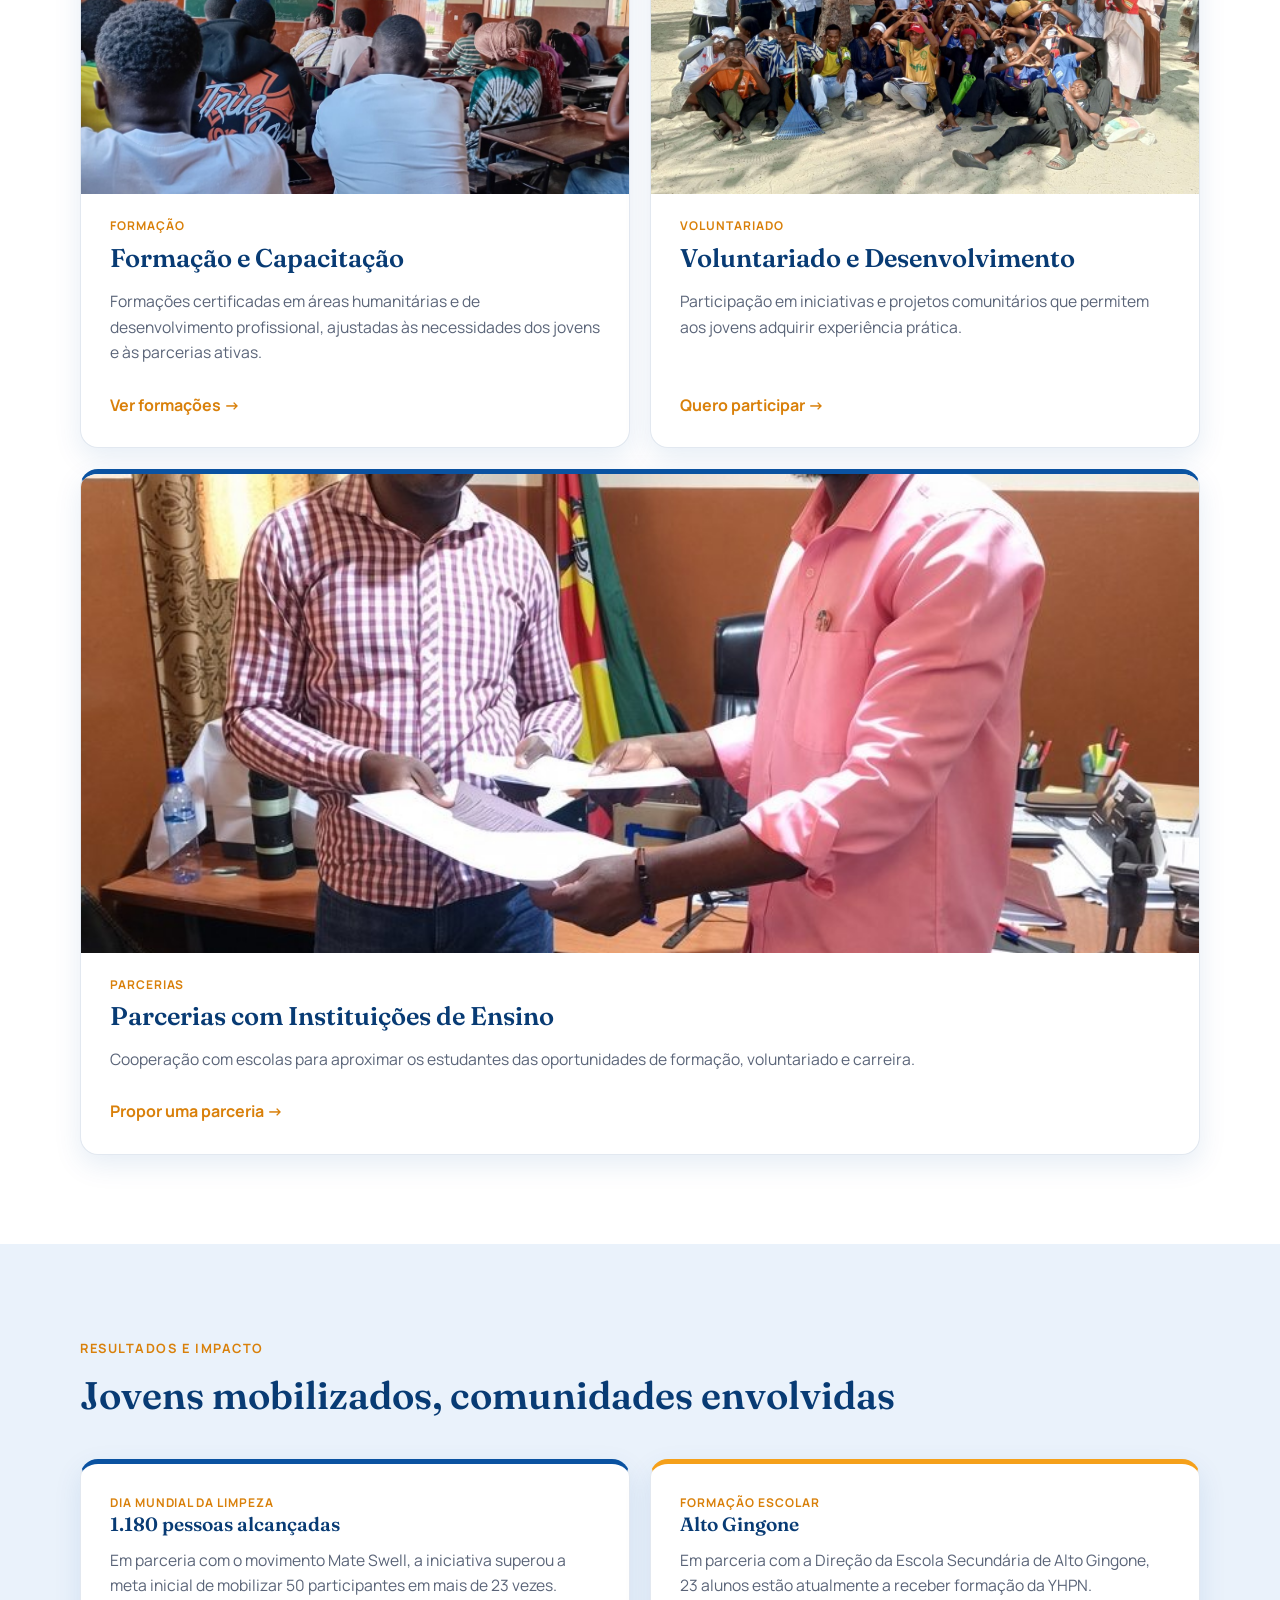
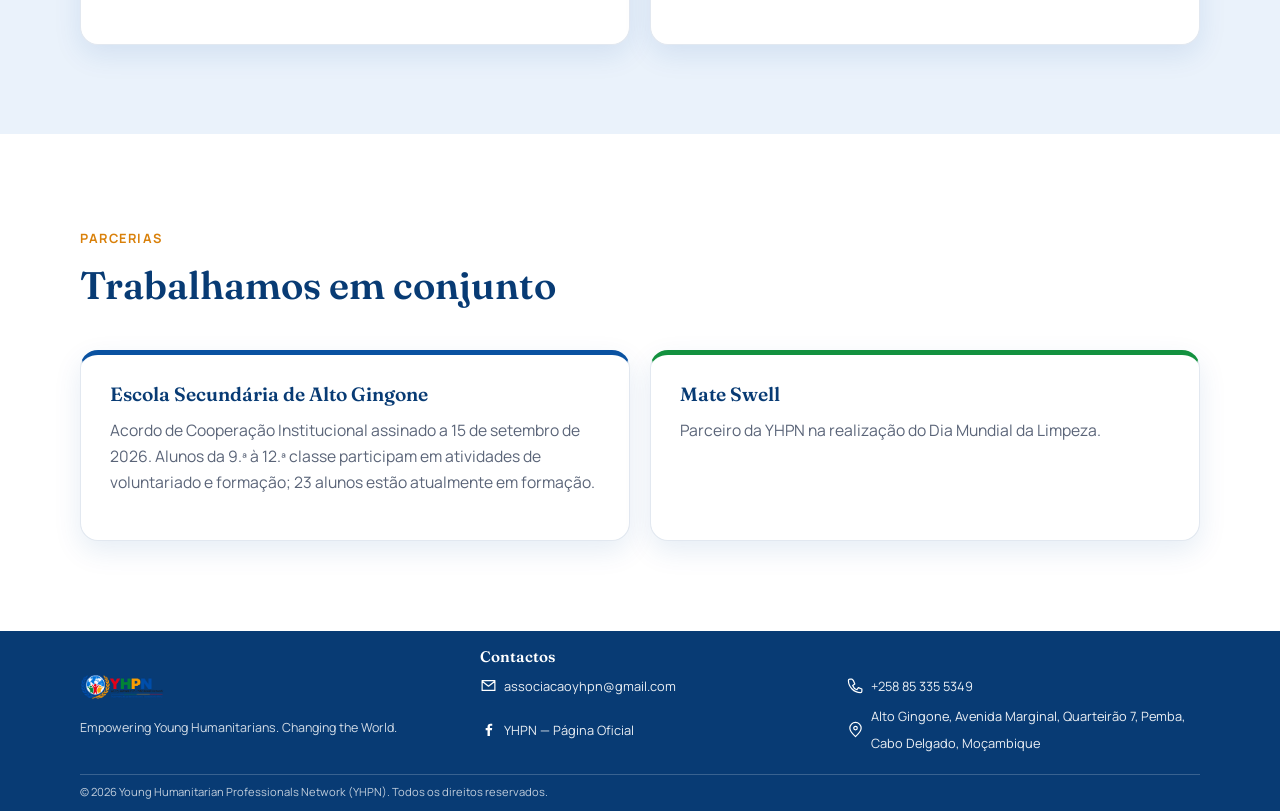
<file: programas.html>
<!DOCTYPE html>
<html lang="pt-PT">
<head>
<meta charset="UTF-8">
<meta name="viewport" content="width=device-width, initial-scale=1.0, viewport-fit=cover">
<title>Programas — YHPN</title>
<meta name="description" content="Programas da YHPN: mentoria, ambiente, formação, voluntariado e parcerias com escolas.">
<link rel="preconnect" href="https://fonts.googleapis.com">
<link rel="preconnect" href="https://fonts.gstatic.com" crossorigin>
<link href="https://fonts.googleapis.com/css2?family=Fraunces:opsz,wght@9..144,600;9..144,700&family=Manrope:wght@400;500;600;700&display=swap" rel="stylesheet">
<link rel="stylesheet" href="css/styles.css">
</head>
<body>
<div class="stripe" aria-hidden="true"><span></span><span></span><span></span><span></span></div>
<header>
  <div class="container nav">
    <a href="index.html" class="brand" aria-label="YHPN — início"><img src="img/logo-yhpn.png" alt="YHPN — Young Humanitarian Professionals Network"></a>
    <button class="menu-toggle" aria-expanded="false" aria-controls="menu">Menu</button>
    <ul class="menu" id="menu">
      <li><a href="index.html">Início</a></li>
      <li><a href="sobre.html">Quem Somos</a></li>
      <li><a href="programas.html" aria-current="page">Programas</a></li>
      <li><a href="formacoes.html">Formações</a></li>
      <li><a href="voluntariado.html">Voluntariado</a></li>
      <li><a href="galeria.html">Galeria</a></li>
      <li><a href="contactos.html">Contactos</a></li>
    </ul>
  </div>
</header>
<main>

<div class="page-hero">
  <div class="container">
    <span class="eyebrow">O Que Fazemos</span>
    <h1>Programas que capacitam jovens e fortalecem comunidades.</h1>
    <p class="lead">Cinco programas que combinam formação, mentoria, ação comunitária e parcerias.</p>
    <div class="hero-actions">
      <a href="#resultados" class="btn btn-blue">Ver resultados</a>
    </div>
  </div>
</div>

<section id="projetos">
  <div class="container grid grid-2" style="margin-top:0">
    <article class="card blue-top reveal" id="acredita">
      <div class="thumb"><img src="img/acredita-em-ti.jpg" alt="Formador a partilhar conhecimento com estudantes"></div>
      <span class="tag">Mentoria &amp; Carreira</span>
      <h2 style="font-size:1.6rem;margin-top:.4rem">Acredita em Ti</h2>
      <p>Inspiração, orientação e mentoria para adolescentes e jovens de Cabo Delgado, com cinco pilares: inspiração, orientação, competências, mentoria e acompanhamento. A fase-piloto decorre em Mieze, Metuge, com expansão prevista para Chiúre e Ancuabe.</p>
      <p>Inclui os módulos Engenharia de Carreira (CV, cartas e sistemas ATS), Posicionamento Profissional e Marca Pessoal e um curso executivo avançado (comunicação, entrevistas, imagem profissional e networking).</p>
      <p>Os participantes podem candidatar-se a voluntários da YHPN e, futuramente, a funções em projetos comunitários.</p>
    </article>
    <article class="card green-top reveal" id="costa-limpa">
      <div class="thumb"><img src="img/costa-limpa-1.jpg" alt="Jovens voluntários a recolher lixo na praia"></div>
      <span class="tag">Ambiente</span>
      <h2 style="font-size:1.6rem;margin-top:.4rem">Costa Limpa</h2>
      <p>Ações de limpeza em Paquitequete, Chiúba, Mariganha e Wimbe, em Pemba, e na Praia de Metuge, mobilizando jovens e comunidades em torno da responsabilidade ambiental.</p>
    </article>
    <article class="card orange-top reveal" id="formacao-online">
      <div class="thumb"><img src="img/capacitacao-sala.jpg" alt="Formação presencial da YHPN numa sala de aula"></div>
      <span class="tag">Formação</span>
      <h2 style="font-size:1.6rem;margin-top:.4rem">Formação e Capacitação</h2>
      <p>Formações certificadas em áreas humanitárias e de desenvolvimento profissional, ajustadas às necessidades dos jovens e às parcerias ativas.</p>
      <a href="formacoes.html" class="more">Ver formações →</a>
    </article>
    <article class="card red-top reveal" id="voluntariado">
      <div class="thumb"><img src="img/voluntarios-grupo.jpg" alt="Grupo de voluntários da YHPN na praia"></div>
      <span class="tag">Voluntariado</span>
      <h2 style="font-size:1.6rem;margin-top:.4rem">Voluntariado e Desenvolvimento</h2>
      <p>Participação em iniciativas e projetos comunitários que permitem aos jovens adquirir experiência prática.</p>
      <a href="voluntariado.html" class="more">Quero participar →</a>
    </article>
    <article class="card blue-top reveal" id="parceria-escolas" style="grid-column: 1 / -1">
      <div class="thumb" style="aspect-ratio:21/9"><img src="img/parceria-assinatura.jpg" alt="Assinatura de parceria institucional" style="object-position:center 35%"></div>
      <span class="tag">Parcerias</span>
      <h2 style="font-size:1.6rem;margin-top:.4rem">Parcerias com Instituições de Ensino</h2>
      <p>Cooperação com escolas para aproximar os estudantes das oportunidades de formação, voluntariado e carreira.</p>
      <a href="contactos.html" class="more">Propor uma parceria →</a>
    </article>
  </div>
</section>

<section class="alt" id="resultados">
  <div class="container">
    <span class="eyebrow">Resultados e impacto</span>
    <h2>Jovens mobilizados, comunidades envolvidas</h2>
    <div class="grid grid-2">
      <article class="card blue-top">
        <span class="tag">Dia Mundial da Limpeza</span>
        <h3>1.180 pessoas alcançadas</h3>
        <p>Em parceria com o movimento Mate Swell, a iniciativa superou a meta inicial de mobilizar 50 participantes em mais de 23 vezes.</p>
      </article>
      <article class="card orange-top">
        <span class="tag">Formação escolar</span>
        <h3>Alto Gingone</h3>
        <p>Em parceria com a Direção da Escola Secundária de Alto Gingone, 23 alunos estão atualmente a receber formação da YHPN.</p>
      </article>
    </div>
  </div>
</section>

<section id="parcerias">
  <div class="container">
    <span class="eyebrow">Parcerias</span>
    <h2>Trabalhamos em conjunto</h2>
    <div class="grid grid-2">
      <article class="card blue-top">
        <h3>Escola Secundária de Alto Gingone</h3>
        <p>Acordo de Cooperação Institucional assinado a 15 de setembro de 2026. Alunos da 9.ª à 12.ª classe participam em atividades de voluntariado e formação; 23 alunos estão atualmente em formação.</p>
      </article>
      <article class="card green-top">
        <h3>Mate Swell</h3>
        <p>Parceiro da YHPN na realização do Dia Mundial da Limpeza.</p>
      </article>
    </div>
  </div>
</section>
</main>
<footer>
  <div class="container foot">
    <div>
      <span class="flogo"><img src="img/logo-yhpn.png" alt="YHPN"></span>
      <p>Empowering Young Humanitarians. Changing the World.</p>
    </div>
    <section class="footer-contacts" aria-labelledby="footer-contact-title">
      <h3 id="footer-contact-title">Contactos</h3>
      <ul>
        <li><svg viewBox="0 0 24 24" aria-hidden="true"><path d="M3 5h18v14H3zM3 6l9 7 9-7"/></svg><div><a href="mailto:associacaoyhpn@gmail.com">associacaoyhpn@gmail.com</a></div></li>
        <li><svg viewBox="0 0 24 24" aria-hidden="true"><path d="M7 3H4c-1 0-2 1-2 2 0 9 8 17 17 17 1 0 2-1 2-2v-3l-5-2-2 3c-3-1-5-3-6-6l3-2-2-5Z"/></svg><div><a href="tel:+258853355349">+258 85 335 5349</a></div></li>
        <li><svg class="footer-facebook-icon" viewBox="0 0 24 24" aria-hidden="true"><path d="M14 21v-8h2.8l.4-3H14V8.1c0-.9.3-1.5 1.6-1.5h1.7V4a22 22 0 0 0-2.5-.1c-2.5 0-4.2 1.5-4.2 4.3V10H8v3h2.6v8z"/></svg><div><a href="https://www.facebook.com/profile.php?id=61594393013925" target="_blank" rel="noopener noreferrer">YHPN — Página Oficial</a></div></li>
        <li><svg viewBox="0 0 24 24" aria-hidden="true"><path d="M20 10c0 5-8 12-8 12S4 15 4 10a8 8 0 1 1 16 0Z"/><circle cx="12" cy="10" r="2.5"/></svg><div><a href="https://www.google.com/maps/dir/?api=1&amp;destination=Bairro+de+Alto+Gingone%2C+Avenida+Marginal%2C+Quarteir%C3%A3o+7%2C+Pemba%2C+Cabo+Delgado%2C+Mo%C3%A7ambique" target="_blank" rel="noopener noreferrer">Alto Gingone, Avenida Marginal, Quarteirão 7, Pemba, Cabo Delgado, Moçambique</a></div></li>
      </ul>
    </section>
    <div class="container copy" style="width:100%">© 2026 Young Humanitarian Professionals Network (YHPN). Todos os direitos reservados.</div>
  </div>
</footer>
<script src="js/main.js"></script>
</body>
</html>
</file>
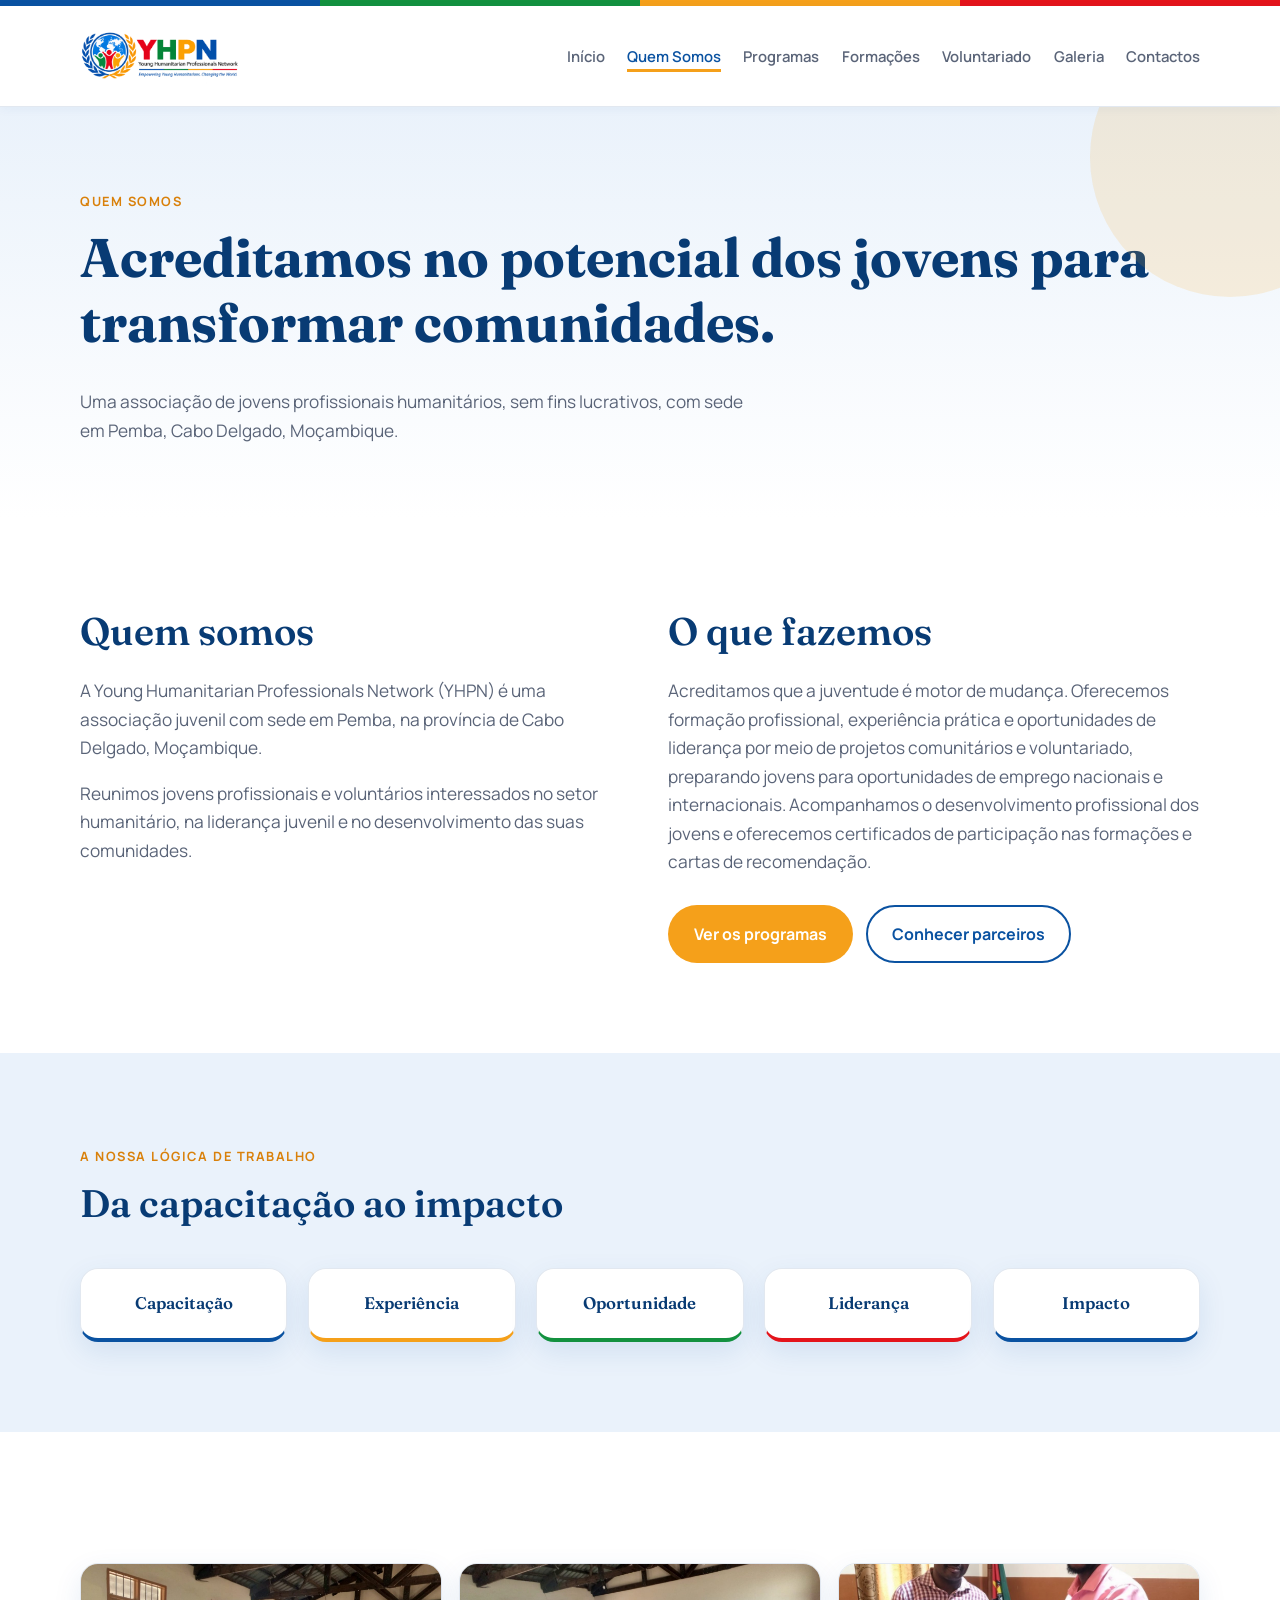
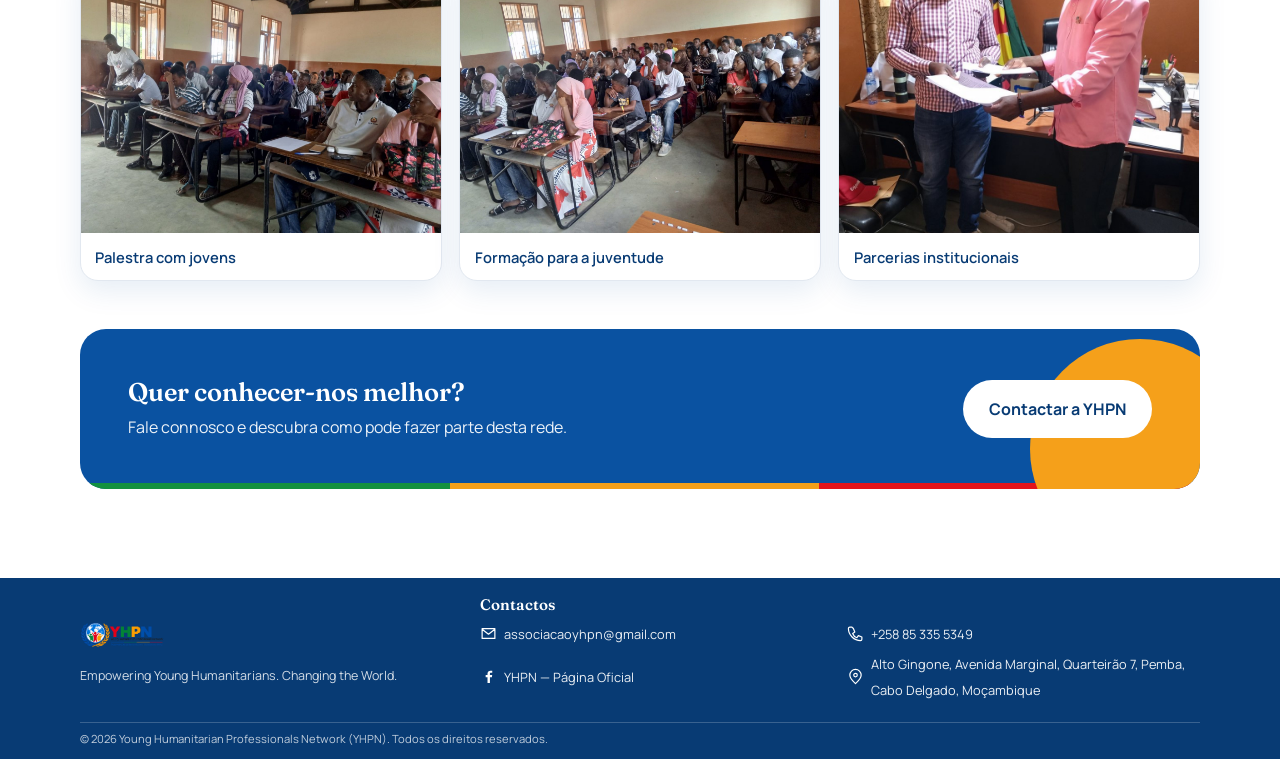
<file: sobre.html>
<!DOCTYPE html>
<html lang="pt-PT">
<head>
<meta charset="UTF-8">
<meta name="viewport" content="width=device-width, initial-scale=1.0, viewport-fit=cover">
<title>Quem Somos — YHPN</title>
<meta name="description" content="Conheça a YHPN, associação juvenil em Pemba que aproxima os jovens do setor humanitário.">
<link rel="preconnect" href="https://fonts.googleapis.com">
<link rel="preconnect" href="https://fonts.gstatic.com" crossorigin>
<link href="https://fonts.googleapis.com/css2?family=Fraunces:opsz,wght@9..144,600;9..144,700&family=Manrope:wght@400;500;600;700&display=swap" rel="stylesheet">
<link rel="stylesheet" href="css/styles.css">
</head>
<body>
<div class="stripe" aria-hidden="true"><span></span><span></span><span></span><span></span></div>
<header>
  <div class="container nav">
    <a href="index.html" class="brand" aria-label="YHPN — início"><img src="img/logo-yhpn.png" alt="YHPN — Young Humanitarian Professionals Network"></a>
    <button class="menu-toggle" aria-expanded="false" aria-controls="menu">Menu</button>
    <ul class="menu" id="menu">
      <li><a href="index.html">Início</a></li>
      <li><a href="sobre.html" aria-current="page">Quem Somos</a></li>
      <li><a href="programas.html">Programas</a></li>
      <li><a href="formacoes.html">Formações</a></li>
      <li><a href="voluntariado.html">Voluntariado</a></li>
      <li><a href="galeria.html">Galeria</a></li>
      <li><a href="contactos.html">Contactos</a></li>
    </ul>
  </div>
</header>
<main>

<div class="page-hero">
  <div class="container">
    <span class="eyebrow">Quem Somos</span>
    <h1>Acreditamos no potencial dos jovens para transformar comunidades.</h1>
    <p class="lead">Uma associação de jovens profissionais humanitários, sem fins lucrativos, com sede em Pemba, Cabo Delgado, Moçambique.</p>
  </div>
</div>

<section>
  <div class="container split top">
    <div class="reveal">
      <h2>Quem somos</h2>
      <p class="lead">A Young Humanitarian Professionals Network (YHPN) é uma associação juvenil com sede em Pemba, na província de Cabo Delgado, Moçambique.</p>
      <p class="lead">Reunimos jovens profissionais e voluntários interessados no setor humanitário, na liderança juvenil e no desenvolvimento das suas comunidades.</p>
    </div>
    <div class="reveal">
      <h2>O que fazemos</h2>
      <p class="lead">Acreditamos que a juventude é motor de mudança. Oferecemos formação profissional, experiência prática e oportunidades de liderança por meio de projetos comunitários e voluntariado, preparando jovens para oportunidades de emprego nacionais e internacionais. Acompanhamos o desenvolvimento profissional dos jovens e oferecemos certificados de participação nas formações e cartas de recomendação.</p>
      <div class="hero-actions">
        <a href="programas.html" class="btn btn-orange">Ver os programas</a>
        <a href="programas.html#parcerias" class="btn btn-outline">Conhecer parceiros</a>
      </div>
    </div>
  </div>
</section>

<section class="alt">
  <div class="container">
    <span class="eyebrow reveal">A nossa lógica de trabalho</span>
    <h2 class="reveal">Da capacitação ao impacto</h2>
    <div class="grid grid-5">
      <a class="value reveal" href="programas.html#formacao-online">Capacitação</a>
      <a class="value reveal" href="programas.html#voluntariado">Experiência</a>
      <a class="value reveal" href="programas.html#acredita">Oportunidade</a>
      <a class="value reveal" href="voluntariado.html#lideranca">Liderança</a>
      <a class="value reveal" href="programas.html#resultados">Impacto</a>
    </div>
  </div>
</section>

<section>
  <div class="container">
    <div class="gallery">
      <figure><img src="img/jovens-palestra.jpg" alt="Jovens numa palestra da YHPN" loading="lazy"><figcaption>Palestra com jovens</figcaption></figure>
      <figure><img src="img/formacao-sala.jpg" alt="Estudantes numa formação da YHPN" loading="lazy"><figcaption>Formação para a juventude</figcaption></figure>
      <figure><img src="img/parceria-assinatura.jpg" alt="Assinatura de parceria institucional" loading="lazy"><figcaption>Parcerias institucionais</figcaption></figure>
    </div>
    <div class="cta-band reveal">
      <div>
        <h3>Quer conhecer-nos melhor?</h3>
        <p>Fale connosco e descubra como pode fazer parte desta rede.</p>
      </div>
      <a href="contactos.html" class="btn btn-white">Contactar a YHPN</a>
    </div>
  </div>
</section>
</main>
<footer>
  <div class="container foot">
    <div>
      <span class="flogo"><img src="img/logo-yhpn.png" alt="YHPN"></span>
      <p>Empowering Young Humanitarians. Changing the World.</p>
    </div>
    <section class="footer-contacts" aria-labelledby="footer-contact-title">
      <h3 id="footer-contact-title">Contactos</h3>
      <ul>
        <li><svg viewBox="0 0 24 24" aria-hidden="true"><path d="M3 5h18v14H3zM3 6l9 7 9-7"/></svg><div><a href="mailto:associacaoyhpn@gmail.com">associacaoyhpn@gmail.com</a></div></li>
        <li><svg viewBox="0 0 24 24" aria-hidden="true"><path d="M7 3H4c-1 0-2 1-2 2 0 9 8 17 17 17 1 0 2-1 2-2v-3l-5-2-2 3c-3-1-5-3-6-6l3-2-2-5Z"/></svg><div><a href="tel:+258853355349">+258 85 335 5349</a></div></li>
        <li><svg class="footer-facebook-icon" viewBox="0 0 24 24" aria-hidden="true"><path d="M14 21v-8h2.8l.4-3H14V8.1c0-.9.3-1.5 1.6-1.5h1.7V4a22 22 0 0 0-2.5-.1c-2.5 0-4.2 1.5-4.2 4.3V10H8v3h2.6v8z"/></svg><div><a href="https://www.facebook.com/profile.php?id=61594393013925" target="_blank" rel="noopener noreferrer">YHPN — Página Oficial</a></div></li>
        <li><svg viewBox="0 0 24 24" aria-hidden="true"><path d="M20 10c0 5-8 12-8 12S4 15 4 10a8 8 0 1 1 16 0Z"/><circle cx="12" cy="10" r="2.5"/></svg><div><a href="https://www.google.com/maps/dir/?api=1&amp;destination=Bairro+de+Alto+Gingone%2C+Avenida+Marginal%2C+Quarteir%C3%A3o+7%2C+Pemba%2C+Cabo+Delgado%2C+Mo%C3%A7ambique" target="_blank" rel="noopener noreferrer">Alto Gingone, Avenida Marginal, Quarteirão 7, Pemba, Cabo Delgado, Moçambique</a></div></li>
      </ul>
    </section>
    <div class="container copy" style="width:100%">© 2026 Young Humanitarian Professionals Network (YHPN). Todos os direitos reservados.</div>
  </div>
</footer>
<script src="js/main.js"></script>
</body>
</html>
</file>
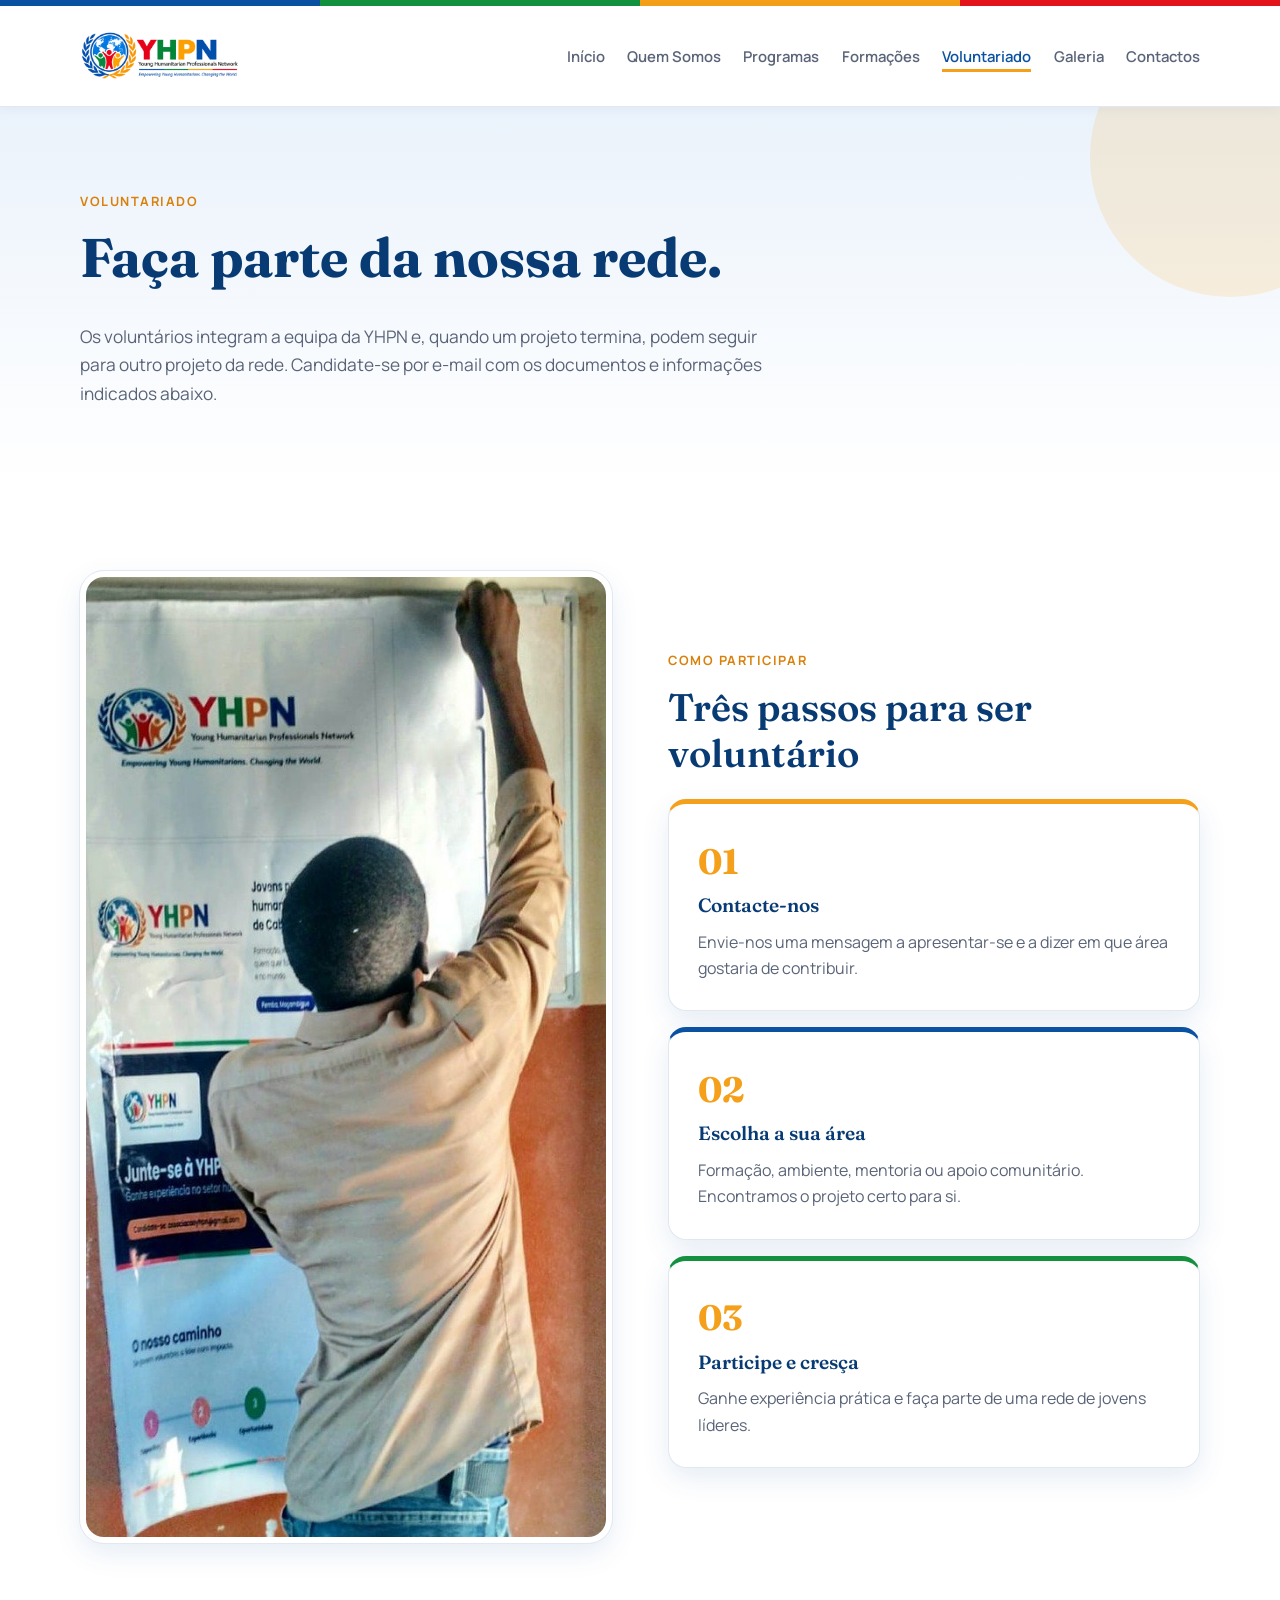
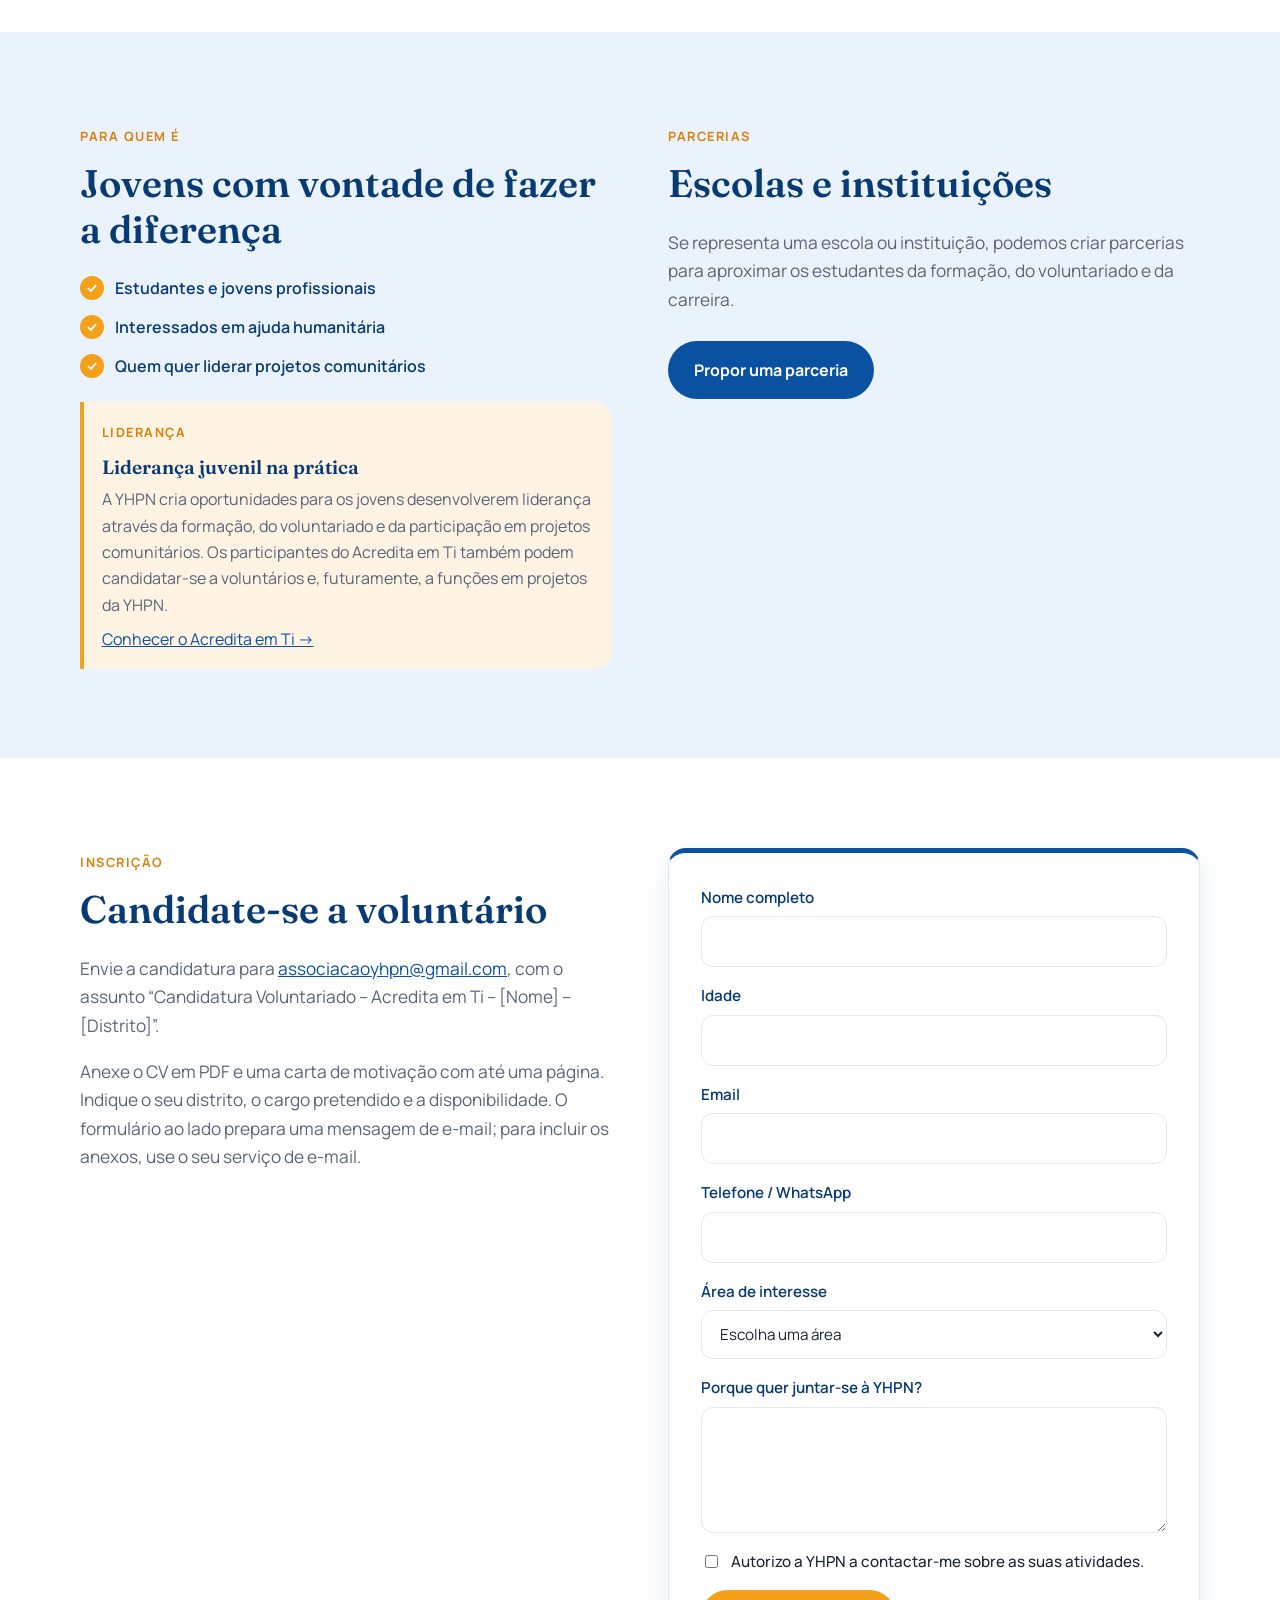
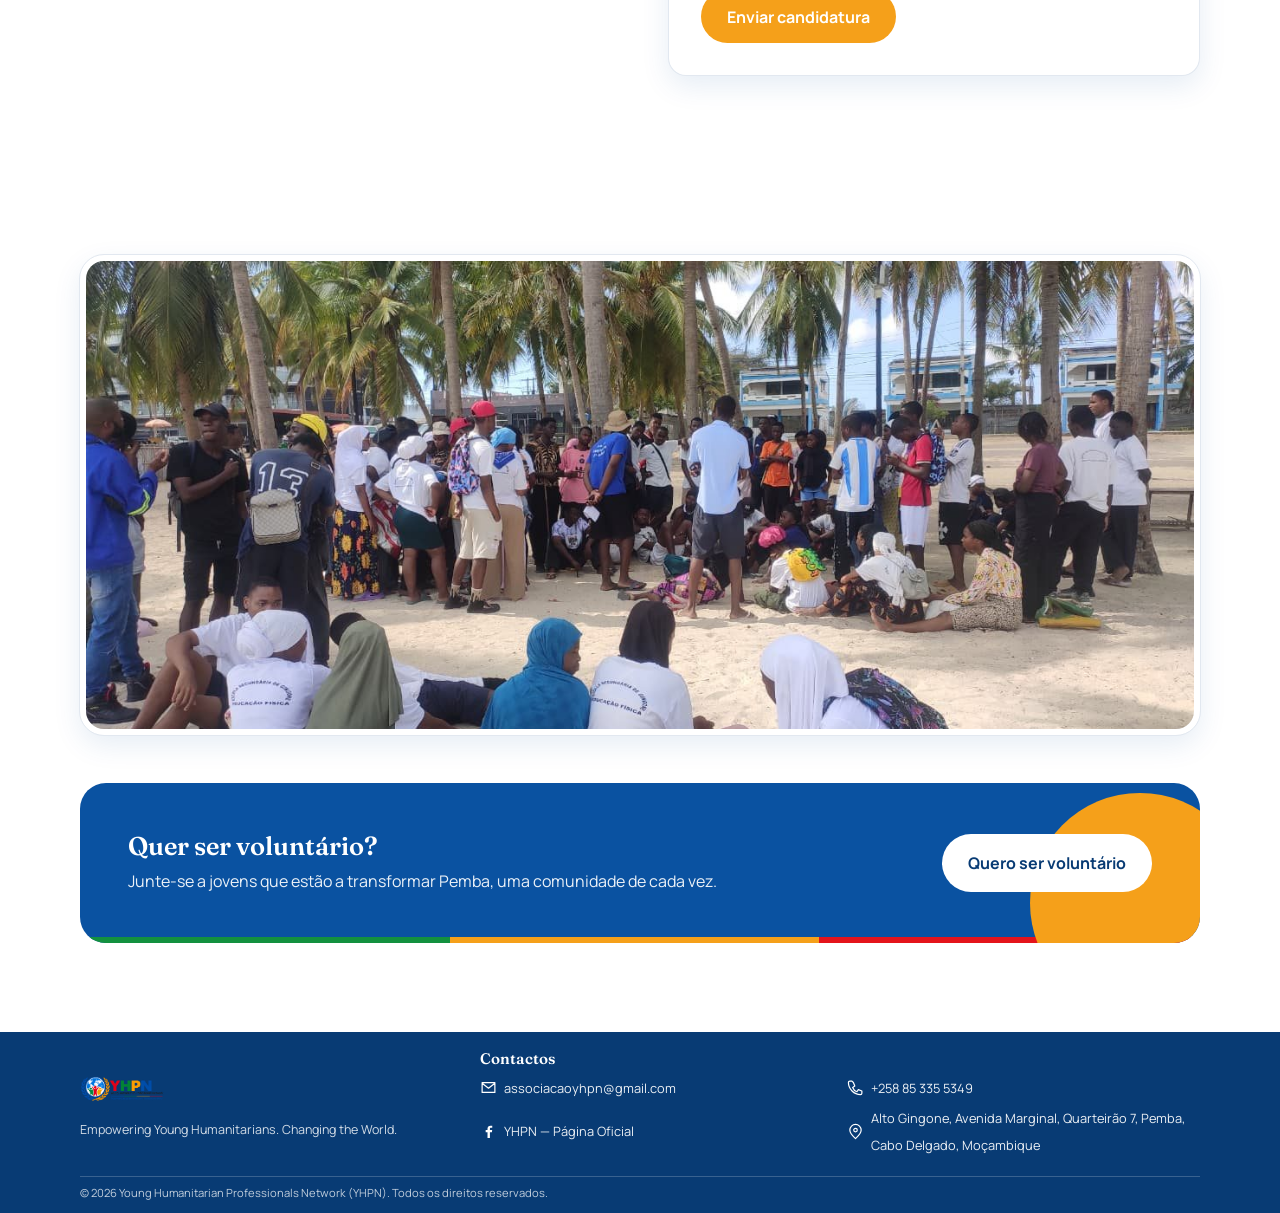
<file: voluntariado.html>
<!DOCTYPE html>
<html lang="pt-PT">
<head>
<meta charset="UTF-8">
<meta name="viewport" content="width=device-width, initial-scale=1.0, viewport-fit=cover">
<title>Voluntariado — YHPN</title>
<meta name="description" content="Seja voluntário da YHPN e faça parte de uma rede de jovens líderes em Pemba.">
<link rel="preconnect" href="https://fonts.googleapis.com">
<link rel="preconnect" href="https://fonts.gstatic.com" crossorigin>
<link href="https://fonts.googleapis.com/css2?family=Fraunces:opsz,wght@9..144,600;9..144,700&family=Manrope:wght@400;500;600;700&display=swap" rel="stylesheet">
<link rel="stylesheet" href="css/styles.css">
</head>
<body>
<div class="stripe" aria-hidden="true"><span></span><span></span><span></span><span></span></div>
<header>
  <div class="container nav">
    <a href="index.html" class="brand" aria-label="YHPN — início"><img src="img/logo-yhpn.png" alt="YHPN — Young Humanitarian Professionals Network"></a>
    <button class="menu-toggle" aria-expanded="false" aria-controls="menu">Menu</button>
    <ul class="menu" id="menu">
      <li><a href="index.html">Início</a></li>
      <li><a href="sobre.html">Quem Somos</a></li>
      <li><a href="programas.html">Programas</a></li>
      <li><a href="formacoes.html">Formações</a></li>
      <li><a href="voluntariado.html" aria-current="page">Voluntariado</a></li>
      <li><a href="galeria.html">Galeria</a></li>
      <li><a href="contactos.html">Contactos</a></li>
    </ul>
  </div>
</header>
<main>

<div class="page-hero">
  <div class="container">
    <span class="eyebrow">Voluntariado</span>
    <h1>Faça parte da nossa rede.</h1>
    <p class="lead">Os voluntários integram a equipa da YHPN e, quando um projeto termina, podem seguir para outro projeto da rede. Candidate-se por e-mail com os documentos e informações indicados abaixo.</p>
  </div>
</div>

<section>
  <div class="container split">
    <div class="photo-frame reveal">
      <img src="img/poster-junte-se.jpg" alt="Membro da YHPN a afixar o cartaz Junte-se à YHPN">
    </div>
    <div class="reveal">
      <span class="eyebrow">Como participar</span>
      <h2>Três passos para ser voluntário</h2>
      <div class="grid" style="margin-top:1.4rem;gap:1rem">
        <div class="step"><span class="num">01</span><h3>Contacte-nos</h3><p>Envie-nos uma mensagem a apresentar-se e a dizer em que área gostaria de contribuir.</p></div>
        <div class="step"><span class="num">02</span><h3>Escolha a sua área</h3><p>Formação, ambiente, mentoria ou apoio comunitário. Encontramos o projeto certo para si.</p></div>
        <div class="step"><span class="num">03</span><h3>Participe e cresça</h3><p>Ganhe experiência prática e faça parte de uma rede de jovens líderes.</p></div>
      </div>
    </div>
  </div>
</section>

<section class="alt">
  <div class="container split top">
    <div class="reveal">
      <span class="eyebrow">Para quem é</span>
      <h2>Jovens com vontade de fazer a diferença</h2>
      <ul class="checks">
        <li>Estudantes e jovens profissionais</li>
        <li>Interessados em ajuda humanitária</li>
        <li>Quem quer liderar projetos comunitários</li>
      </ul>
      <div id="lideranca" class="leadership-note">
        <span class="eyebrow">Liderança</span>
        <h3>Liderança juvenil na prática</h3>
        <p>A YHPN cria oportunidades para os jovens desenvolverem liderança através da formação, do voluntariado e da participação em projetos comunitários. Os participantes do Acredita em Ti também podem candidatar-se a voluntários e, futuramente, a funções em projetos da YHPN.</p>
        <a href="programas.html#acredita" class="more">Conhecer o Acredita em Ti →</a>
      </div>
    </div>
    <div class="reveal">
      <span class="eyebrow">Parcerias</span>
      <h2>Escolas e instituições</h2>
      <p class="lead">Se representa uma escola ou instituição, podemos criar parcerias para aproximar os estudantes da formação, do voluntariado e da carreira.</p>
      <a href="contactos.html" class="btn btn-blue" style="margin-top:.6rem">Propor uma parceria</a>
    </div>
  </div>
</section>

<section id="formulario">
  <div class="container split top">
    <div class="reveal">
      <span class="eyebrow">Inscrição</span>
      <h2>Candidate-se a voluntário</h2>
      <p class="lead">Envie a candidatura para <a href="mailto:associacaoyhpn@gmail.com?subject=Candidatura%20Voluntariado%20%E2%80%93%20Acredita%20em%20Ti%20%E2%80%93%20%5BNome%5D%20%E2%80%93%20%5BDistrito%5D">associacaoyhpn@gmail.com</a>, com o assunto “Candidatura Voluntariado – Acredita em Ti – [Nome] – [Distrito]”.</p>
      <p class="lead">Anexe o CV em PDF e uma carta de motivação com até uma página. Indique o seu distrito, o cargo pretendido e a disponibilidade. O formulário ao lado prepara uma mensagem de e-mail; para incluir os anexos, use o seu serviço de e-mail.</p>
    </div>
    <form class="join-form reveal" action="mailto:associacaoyhpn@gmail.com" method="post" enctype="text/plain">
      <label>Nome completo<input type="text" name="Nome" required></label>
      <label>Idade<input type="number" name="Idade" min="1" required></label>
      <label>Email<input type="email" name="Email" required></label>
      <label>Telefone / WhatsApp<input type="tel" name="Telefone" required></label>
      <label>Área de interesse
        <select name="Area" required>
          <option value="">Escolha uma área</option>
          <option>Formação e capacitação</option>
          <option>Costa Limpa (ambiente)</option>
          <option>Acredita em Ti (mentoria)</option>
          <option>Voluntariado comunitário</option>
          <option>Parceria institucional</option>
        </select>
      </label>
      <label>Porque quer juntar-se à YHPN?<textarea name="Mensagem" rows="4"></textarea></label>
      <label class="check"><input type="checkbox" name="Consentimento" required> Autorizo a YHPN a contactar-me sobre as suas atividades.</label>
      <button type="submit" class="btn btn-orange">Enviar candidatura</button>
    </form>
  </div>
</section>

<section>
  <div class="container">
    <div class="photo-frame reveal" style="aspect-ratio:21/9">
      <img src="img/jovens-praia.jpg" alt="Grupo de jovens voluntários da YHPN na praia" style="object-position:center 40%">
    </div>
    <div class="cta-band reveal">
      <div>
        <h3>Quer ser voluntário?</h3>
        <p>Junte-se a jovens que estão a transformar Pemba, uma comunidade de cada vez.</p>
      </div>
      <a href="contactos.html" class="btn btn-white">Quero ser voluntário</a>
    </div>
  </div>
</section>
</main>
<footer>
  <div class="container foot">
    <div>
      <span class="flogo"><img src="img/logo-yhpn.png" alt="YHPN"></span>
      <p>Empowering Young Humanitarians. Changing the World.</p>
    </div>
    <section class="footer-contacts" aria-labelledby="footer-contact-title">
      <h3 id="footer-contact-title">Contactos</h3>
      <ul>
        <li><svg viewBox="0 0 24 24" aria-hidden="true"><path d="M3 5h18v14H3zM3 6l9 7 9-7"/></svg><div><a href="mailto:associacaoyhpn@gmail.com">associacaoyhpn@gmail.com</a></div></li>
        <li><svg viewBox="0 0 24 24" aria-hidden="true"><path d="M7 3H4c-1 0-2 1-2 2 0 9 8 17 17 17 1 0 2-1 2-2v-3l-5-2-2 3c-3-1-5-3-6-6l3-2-2-5Z"/></svg><div><a href="tel:+258853355349">+258 85 335 5349</a></div></li>
        <li><svg class="footer-facebook-icon" viewBox="0 0 24 24" aria-hidden="true"><path d="M14 21v-8h2.8l.4-3H14V8.1c0-.9.3-1.5 1.6-1.5h1.7V4a22 22 0 0 0-2.5-.1c-2.5 0-4.2 1.5-4.2 4.3V10H8v3h2.6v8z"/></svg><div><a href="https://www.facebook.com/profile.php?id=61594393013925" target="_blank" rel="noopener noreferrer">YHPN — Página Oficial</a></div></li>
        <li><svg viewBox="0 0 24 24" aria-hidden="true"><path d="M20 10c0 5-8 12-8 12S4 15 4 10a8 8 0 1 1 16 0Z"/><circle cx="12" cy="10" r="2.5"/></svg><div><a href="https://www.google.com/maps/dir/?api=1&amp;destination=Bairro+de+Alto+Gingone%2C+Avenida+Marginal%2C+Quarteir%C3%A3o+7%2C+Pemba%2C+Cabo+Delgado%2C+Mo%C3%A7ambique" target="_blank" rel="noopener noreferrer">Alto Gingone, Avenida Marginal, Quarteirão 7, Pemba, Cabo Delgado, Moçambique</a></div></li>
      </ul>
    </section>
    <div class="container copy" style="width:100%">© 2026 Young Humanitarian Professionals Network (YHPN). Todos os direitos reservados.</div>
  </div>
</footer>
<script src="js/main.js"></script>
</body>
</html>
</file>
<file: css/styles.css>
/* YHPN — paleta extraída do logótipo oficial: azul, laranja, vermelho e verde sobre branco */
:root {
  --white: #ffffff;
  --blue: #0a52a1;
  --blue-dark: #083b74;
  --blue-soft: #eaf2fb;
  --orange: #f5a01a;
  --orange-dark: #d9800a;
  --orange-soft: #fff4e3;
  --red: #e4141b;
  --green: #13913f;
  --text: #1b2433;
  --muted: #5a6478;
  --line: #e2e8f0;
  --shadow: 0 10px 28px rgba(10, 82, 161, .10);
  --radius: 18px;
}

*, *::before, *::after { box-sizing: border-box; }
html { scroll-behavior: smooth; scroll-padding-top: 90px; }
body {
  margin: 0;
  font-family: "Manrope", system-ui, -apple-system, "Segoe UI", Roboto, sans-serif;
  background: var(--white);
  color: var(--text);
  line-height: 1.65;
  -webkit-font-smoothing: antialiased;
}
img { max-width: 100%; height: auto; display: block; }
a { color: var(--blue); }
h1, h2, h3 { font-family: "Fraunces", Georgia, serif; line-height: 1.2; margin: 0 0 .6em; color: var(--blue-dark); }
h1 { font-size: clamp(2.1rem, 4.6vw, 3.4rem); font-weight: 700; }
h2 { font-size: clamp(1.8rem, 3.2vw, 2.4rem); font-weight: 600; }
h3 { font-size: 1.2rem; font-weight: 600; }
p { margin: 0 0 1em; }
.container { width: min(1120px, 92%); margin: 0 auto; }
section { padding: clamp(56px, 7vw, 96px) 0; }
.alt { background: var(--blue-soft); }
.eyebrow {
  display: inline-block; font-size: .8rem; font-weight: 700; letter-spacing: .12em;
  text-transform: uppercase; color: var(--orange-dark); margin-bottom: .8rem;
}
.lead { font-size: 1.08rem; color: var(--muted); max-width: 64ch; }

/* Faixa tricolor do logótipo */
.stripe { display: flex; height: 6px; }
.stripe span:nth-child(1) { flex: 1; background: var(--blue); }
.stripe span:nth-child(2) { flex: 1; background: var(--green); }
.stripe span:nth-child(3) { flex: 1; background: var(--orange); }
.stripe span:nth-child(4) { flex: 1; background: var(--red); }

/* Botões */
.btn {
  display: inline-flex; align-items: center; justify-content: center; gap: .5rem;
  padding: .85rem 1.5rem; border-radius: 999px; font-weight: 700; text-decoration: none;
  border: 2px solid transparent; transition: transform .15s ease, background .2s, color .2s;
  font-family: inherit; font-size: 1rem; cursor: pointer;
}
.btn:hover { transform: translateY(-2px); }
.btn-orange { background: var(--orange); color: #fff; }
.btn-orange:hover { background: var(--orange-dark); }
.btn-blue { background: var(--blue); color: #fff; }
.btn-blue:hover { background: var(--blue-dark); }
.btn-outline { border-color: var(--blue); color: var(--blue); background: #fff; }
.btn-outline:hover { background: var(--blue); color: #fff; }
.btn-white { background: #fff; color: var(--blue-dark); }
.btn-white:hover { background: var(--orange-soft); }

/* Cabeçalho */
header {
  position: sticky; top: 0; z-index: 50; background: #fff;
  border-bottom: 1px solid var(--line); padding-top: env(safe-area-inset-top, 0px);
  box-shadow: 0 2px 10px rgba(10, 82, 161, .05);
}
.nav { display: flex; align-items: center; justify-content: space-between; height: 100px; }
.brand { display: flex; align-items: center; text-decoration: none; }
.brand img { height: 80px; width: auto; }
.menu { display: flex; gap: 1.4rem; list-style: none; margin: 0; padding: 0; }
.menu a { text-decoration: none; font-weight: 600; font-size: .93rem; color: var(--muted); padding-bottom: 3px; }
.menu a:hover { color: var(--blue); }
.menu a[aria-current="page"] { color: var(--blue); border-bottom: 3px solid var(--orange); }
.menu-toggle {
  display: none; background: #fff; border: 2px solid var(--blue); border-radius: 10px;
  padding: .4rem .85rem; color: var(--blue); font: inherit; font-weight: 700; cursor: pointer;
}
.menu-toggle:focus-visible, .menu a:focus-visible, .btn:focus-visible {
  outline: 3px solid var(--orange); outline-offset: 3px;
}

/* Cabeçalho de página interior */
.page-hero {
  background: linear-gradient(180deg, var(--blue-soft), #fff);
  padding: clamp(50px, 7vw, 80px) 0 clamp(36px, 5vw, 56px); position: relative; overflow: hidden;
}
.page-hero::after {
  content: ""; position: absolute; right: -90px; top: -90px; width: 280px; height: 280px;
  border-radius: 50%; background: var(--orange); opacity: .14;
}
.page-hero p { max-width: 62ch; }

/* Início */
.hero { padding: clamp(50px, 7vw, 90px) 0; background: #fff; }
.hero-grid { display: grid; grid-template-columns: 1fr 1fr; gap: 3rem; align-items: center; }
.hero h1 span { color: var(--orange-dark); }
.hero-actions { display: flex; flex-wrap: wrap; gap: .8rem; margin-top: 1.8rem; }
.pillars { display: flex; flex-wrap: wrap; gap: .5rem; margin-top: 2rem; }
.pill { font-size: .85rem; font-weight: 700; padding: .4rem .9rem; border-radius: 999px; background: var(--blue-soft); color: var(--blue); }
.pill:nth-child(3n+2) { background: var(--orange-soft); color: var(--orange-dark); }
.pill:nth-child(3n+3) { background: #e7f6ec; color: var(--green); }
.photo-frame { border-radius: 24px; overflow: hidden; box-shadow: var(--shadow); border: 6px solid #fff; outline: 1px solid var(--line); }
.photo-frame img { width: 100%; height: 100%; object-fit: cover; }

/* Faixa de fotografias */
.strip { display: grid; grid-template-columns: repeat(3, 1fr); gap: 1.1rem; margin-top: 2.4rem; }
.strip figure { margin: 0; }
.strip img { border-radius: var(--radius); aspect-ratio: 4 / 3; object-fit: cover; width: 100%; }
figcaption { font-size: .9rem; color: var(--muted); margin-top: .5rem; }

/* Layouts */
.split { display: grid; grid-template-columns: 1fr 1fr; gap: 3.5rem; align-items: center; }
.split.top { align-items: start; }
.grid { display: grid; gap: 1.3rem; margin-top: 2.6rem; }
.grid-5 { grid-template-columns: repeat(5, 1fr); }
.grid-3 { grid-template-columns: repeat(3, 1fr); }
.grid-2 { grid-template-columns: repeat(2, 1fr); }

/* Cartões */
.card {
  background: #fff; border: 1px solid var(--line); border-radius: var(--radius);
  padding: 1.8rem; box-shadow: var(--shadow); display: flex; flex-direction: column;
  transition: transform .2s; text-decoration: none; color: inherit; overflow: hidden;
}
.card:hover { transform: translateY(-4px); }
.card .thumb { margin: -1.8rem -1.8rem 1.4rem; aspect-ratio: 16 / 10; overflow: hidden; }
.card .thumb img { width: 100%; height: 100%; object-fit: cover; }
.card p { color: var(--muted); font-size: .98rem; flex: 1; }
.card .more { font-weight: 700; color: var(--orange-dark); text-decoration: none; margin-top: .6rem; }
.tag { font-size: .75rem; font-weight: 700; letter-spacing: .08em; text-transform: uppercase; color: var(--orange-dark); }
.card.blue-top { border-top: 5px solid var(--blue); }
.card.orange-top { border-top: 5px solid var(--orange); }
.card.green-top { border-top: 5px solid var(--green); }
.card.red-top { border-top: 5px solid var(--red); }

.value {
  background: #fff; border: 1px solid var(--line); border-radius: var(--radius);
  padding: 1.3rem .8rem; text-align: center; box-shadow: var(--shadow);
  display: block; text-decoration: none; font-family: "Fraunces", serif;
  font-weight: 600; color: var(--blue-dark); font-size: 1.05rem;
  transition: transform .2s, border-color .2s, box-shadow .2s;
}
.value:hover { transform: translateY(-3px); border-color: var(--blue); box-shadow: 0 12px 28px rgba(10,82,161,.16); }
.value:focus-visible { outline: 3px solid var(--orange); outline-offset: 3px; }
.value:nth-child(4n+1) { border-bottom: 4px solid var(--blue); }
.value:nth-child(4n+2) { border-bottom: 4px solid var(--orange); }
.value:nth-child(4n+3) { border-bottom: 4px solid var(--green); }
.value:nth-child(4n+4) { border-bottom: 4px solid var(--red); }

/* Listas */
.checks { list-style: none; padding: 0; margin: 1.4rem 0 0; display: grid; gap: .8rem; }
.checks li { display: flex; gap: .7rem; align-items: center; font-weight: 600; color: var(--blue-dark); }
.checks li::before {
  content: ""; width: 24px; height: 24px; flex: none; border-radius: 50%; background: var(--orange);
  background-image: url("data:image/svg+xml;utf8,<svg xmlns='http://www.w3.org/2000/svg' viewBox='0 0 24 24' fill='none' stroke='white' stroke-width='3'><path d='M5 12l5 5 9-10'/></svg>");
  background-size: 14px; background-repeat: no-repeat; background-position: center;
}
.leadership-note { margin-top: 1.4rem; padding: 1rem 1.1rem; border-left: 4px solid var(--orange); background: var(--orange-soft); border-radius: 0 var(--radius) var(--radius) 0; }
.leadership-note h3 { margin-bottom: .45rem; }
.leadership-note p { margin-bottom: .5rem; color: var(--muted); }

/* Passos e certificado */
.step { background: #fff; border: 1px solid var(--line); border-radius: var(--radius); padding: 1.8rem; box-shadow: var(--shadow); border-top: 5px solid var(--orange); }
.step:nth-child(2) { border-top-color: var(--blue); }
.step:nth-child(3) { border-top-color: var(--green); }
.step .num { font-family: "Fraunces", serif; font-size: 2.2rem; font-weight: 700; color: var(--orange); display: block; margin-bottom: .2rem; }
.step p { color: var(--muted); margin: 0; }
.cert {
  background: #fff; border: 2px dashed var(--blue); border-radius: 24px;
  padding: 2.2rem; text-align: center; box-shadow: var(--shadow);
}
.seal {
  width: 84px; height: 84px; margin: 0 auto 1rem; border-radius: 50%;
  background: var(--blue); color: #fff; display: grid; place-items: center;
  font-family: "Fraunces", serif; font-weight: 700; font-size: 1.2rem; box-shadow: 0 0 0 6px var(--orange-soft);
}

/* Faixa de chamada à ação */
.cta-band {
  margin-top: 3rem; border-radius: 26px; padding: clamp(2rem, 4.5vw, 3rem);
  background: var(--blue); color: #fff; display: flex; flex-wrap: wrap;
  justify-content: space-between; align-items: center; gap: 1.5rem; position: relative; overflow: hidden;
}
.cta-band::after {
  content: ""; position: absolute; right: -50px; bottom: -70px; width: 220px; height: 220px;
  border-radius: 50%; background: var(--orange);
}
.cta-band::before {
  content: ""; position: absolute; left: 0; right: 0; bottom: 0; height: 6px;
  background: linear-gradient(90deg, var(--green) 0 33%, var(--orange) 33% 66%, var(--red) 66%);
}
.cta-band h3 { color: #fff; font-size: 1.6rem; margin: 0; position: relative; z-index: 1; }
.cta-band p { margin: .4rem 0 0; color: rgba(255,255,255,.92); position: relative; z-index: 1; }
.cta-band .btn { position: relative; z-index: 1; }

/* Galeria */
.gallery { display: grid; grid-template-columns: repeat(3, 1fr); gap: 1.1rem; margin-top: 2.6rem; }
.gallery figure { margin: 0; background: #fff; border-radius: var(--radius); overflow: hidden; box-shadow: var(--shadow); border: 1px solid var(--line); }
.gallery img { width: 100%; aspect-ratio: 4 / 3; object-fit: cover; }
.gallery figcaption { padding: .7rem .9rem; margin: 0; color: var(--blue-dark); font-weight: 600; font-size: .92rem; }

/* Contactos */
.contact-card { background: #fff; border: 1px solid var(--line); border-radius: var(--radius); padding: 2rem; box-shadow: var(--shadow); border-left: 6px solid var(--orange); }
.contact-card h3 { font-size: 1.05rem; color: var(--orange-dark); }
.contact-card p { margin: 0; }
.contact-card a { font-weight: 700; word-break: break-word; }
.contact-icon {
  display: inline-flex; align-items: center; justify-content: center; width: 24px; height: 24px;
  flex: none; margin-top: 1px; color: var(--blue); transition: color .2s;
}
.contact-icon:hover { color: var(--orange-dark); }
.contact-icon:focus-visible { outline: 2px solid var(--orange); outline-offset: 2px; }
.contact-icon svg { width: 22px; height: 22px; }
.contact-icon svg path, .contact-icon svg circle { fill: none; stroke: currentColor; stroke-width: 1.7; stroke-linecap: round; stroke-linejoin: round; }
.contact-icon.facebook-icon svg path { fill: currentColor; stroke: none; }
.contact-line { display: flex; align-items: flex-start; gap: .65rem; }

/* Rodapé */
footer { background: var(--blue-dark); color: #fff; padding: 1.1rem 0 .65rem; }
footer .foot { display: flex; flex-wrap: wrap; justify-content: space-between; align-items: center; gap: .75rem 1.5rem; }
footer .flogo { display: inline-block; }
footer .flogo img { height: 42px; width: auto; }
footer p { color: rgba(255,255,255,.82); margin: .2rem 0 0; font-size: .78rem; line-height: 1.45; }
footer ul { list-style: none; padding: 0; margin: 0; display: flex; flex-wrap: wrap; gap: .6rem 1rem; }
footer .footer-contacts { flex: 1; max-width: 720px; padding: 0; margin: 0; }
footer .footer-contacts h3 { color: #fff; font-size: .95rem; margin: 0 0 .35rem; }
footer .footer-contacts ul { display: grid; grid-template-columns: repeat(2, minmax(0, 1fr)); gap: .25rem .9rem; }
footer .footer-contacts li { display: flex; align-items: center; gap: .45rem; min-width: 0; }
footer .footer-contacts svg { width: 17px; height: 17px; flex: none; margin-top: 1px; fill: none; stroke: currentColor; stroke-width: 1.7; stroke-linecap: round; stroke-linejoin: round; }
footer .footer-contacts svg.footer-facebook-icon { fill: currentColor; stroke: none; }
footer a { color: #fff; text-decoration: none; font-size: .8rem; opacity: .92; }
footer .footer-contacts a { overflow-wrap: anywhere; }
footer a:hover { color: var(--orange); opacity: 1; }
footer .copy { margin-top: .45rem; border-top: 1px solid rgba(255,255,255,.2); padding-top: .45rem; font-size: .7rem; color: rgba(255,255,255,.75); }

/* Animação */
.reveal { opacity: 0; transform: translateY(16px); transition: opacity .6s ease, transform .6s ease; }
.reveal.in { opacity: 1; transform: none; }
@media (prefers-reduced-motion: reduce) {
  html { scroll-behavior: auto; }
  .reveal { opacity: 1; transform: none; transition: none; }
}

/* Responsivo */
@media (max-width: 1024px) {
  .menu-toggle { display: inline-block; }
  .menu {
    position: absolute; top: 100%; left: 0; right: 0; flex-direction: column; gap: 0;
    background: #fff; border-bottom: 1px solid var(--line); padding: .3rem 4%; display: none;
    max-height: calc(100dvh - 100px); overflow-y: auto;
  }
  .menu.open { display: flex; }
  .menu a { display: block; padding: .9rem 0; border-top: 1px solid var(--line); color: var(--text); border-bottom: 0; }
  .menu a[aria-current="page"] { border-bottom: 0; border-left: 4px solid var(--orange); padding-left: .6rem; }
  .brand img { height: 64px; }
}
@media (max-width: 960px) {
  .grid-5 { grid-template-columns: repeat(2, 1fr); }
  .gallery { grid-template-columns: repeat(2, 1fr); }
}
@media (max-width: 820px) {
  .hero-grid, .split { grid-template-columns: 1fr; }
  .grid-3 { grid-template-columns: repeat(2, 1fr); }
}
@media (max-width: 600px) {
  .grid-5, .grid-3, .grid-2, .strip { grid-template-columns: 1fr; }
  .gallery { grid-template-columns: 1fr; }
  .nav { height: 84px; }
  .menu { max-height: calc(100dvh - 84px); }
  .container { width: min(1120px, 90%); }
  .hero-grid, .split { gap: 2rem; }
  .hero-actions { align-items: stretch; }
  .hero-actions .btn { width: 100%; }
  .card, .join-form, .contact-card { padding: 1.25rem; }
  .card .thumb { margin: -1.25rem -1.25rem 1.1rem; }
  .cert { padding: 1.5rem 1rem; }
  .cta-band { padding: 1.5rem 1.25rem; }
  .cta-band .btn { width: 100%; }
  .join-form button { justify-self: stretch; }
  footer { padding: .9rem 0 .55rem; }
  footer .foot { gap: .65rem; }
  footer .foot > div:first-child, footer .footer-contacts { width: 100%; }
  footer .footer-contacts ul { grid-template-columns: 1fr; gap: .3rem; }
  footer .copy { margin-top: .35rem; }
}
@media (max-width: 360px) {
  h1 { font-size: clamp(1.9rem, 9vw, 2.3rem); }
  .container { width: 92%; }
  .menu-toggle { padding: .35rem .65rem; }
  .btn { padding: .75rem 1rem; font-size: .95rem; }
}

/* Formulário de candidatura */
.join-form {
  background: #fff; border: 1px solid var(--line); border-radius: var(--radius);
  padding: 2rem; box-shadow: var(--shadow); display: grid; gap: 1rem; border-top: 5px solid var(--blue);
}
.join-form label { display: grid; gap: .4rem; font-weight: 600; color: var(--blue-dark); font-size: .95rem; }
.join-form input, .join-form select, .join-form textarea {
  font: inherit; font-weight: 400; padding: .75rem .9rem; border: 1px solid var(--line);
  border-radius: 12px; background: #fff; color: var(--text); width: 100%;
}
.join-form input:focus, .join-form select:focus, .join-form textarea:focus {
  outline: 3px solid var(--orange); outline-offset: 1px; border-color: var(--orange);
}
.join-form .check { display: flex; align-items: center; gap: .6rem; font-weight: 500; color: var(--text); }
.join-form .check input { width: auto; }
.join-form button { justify-self: start; cursor: pointer; }
</file>
